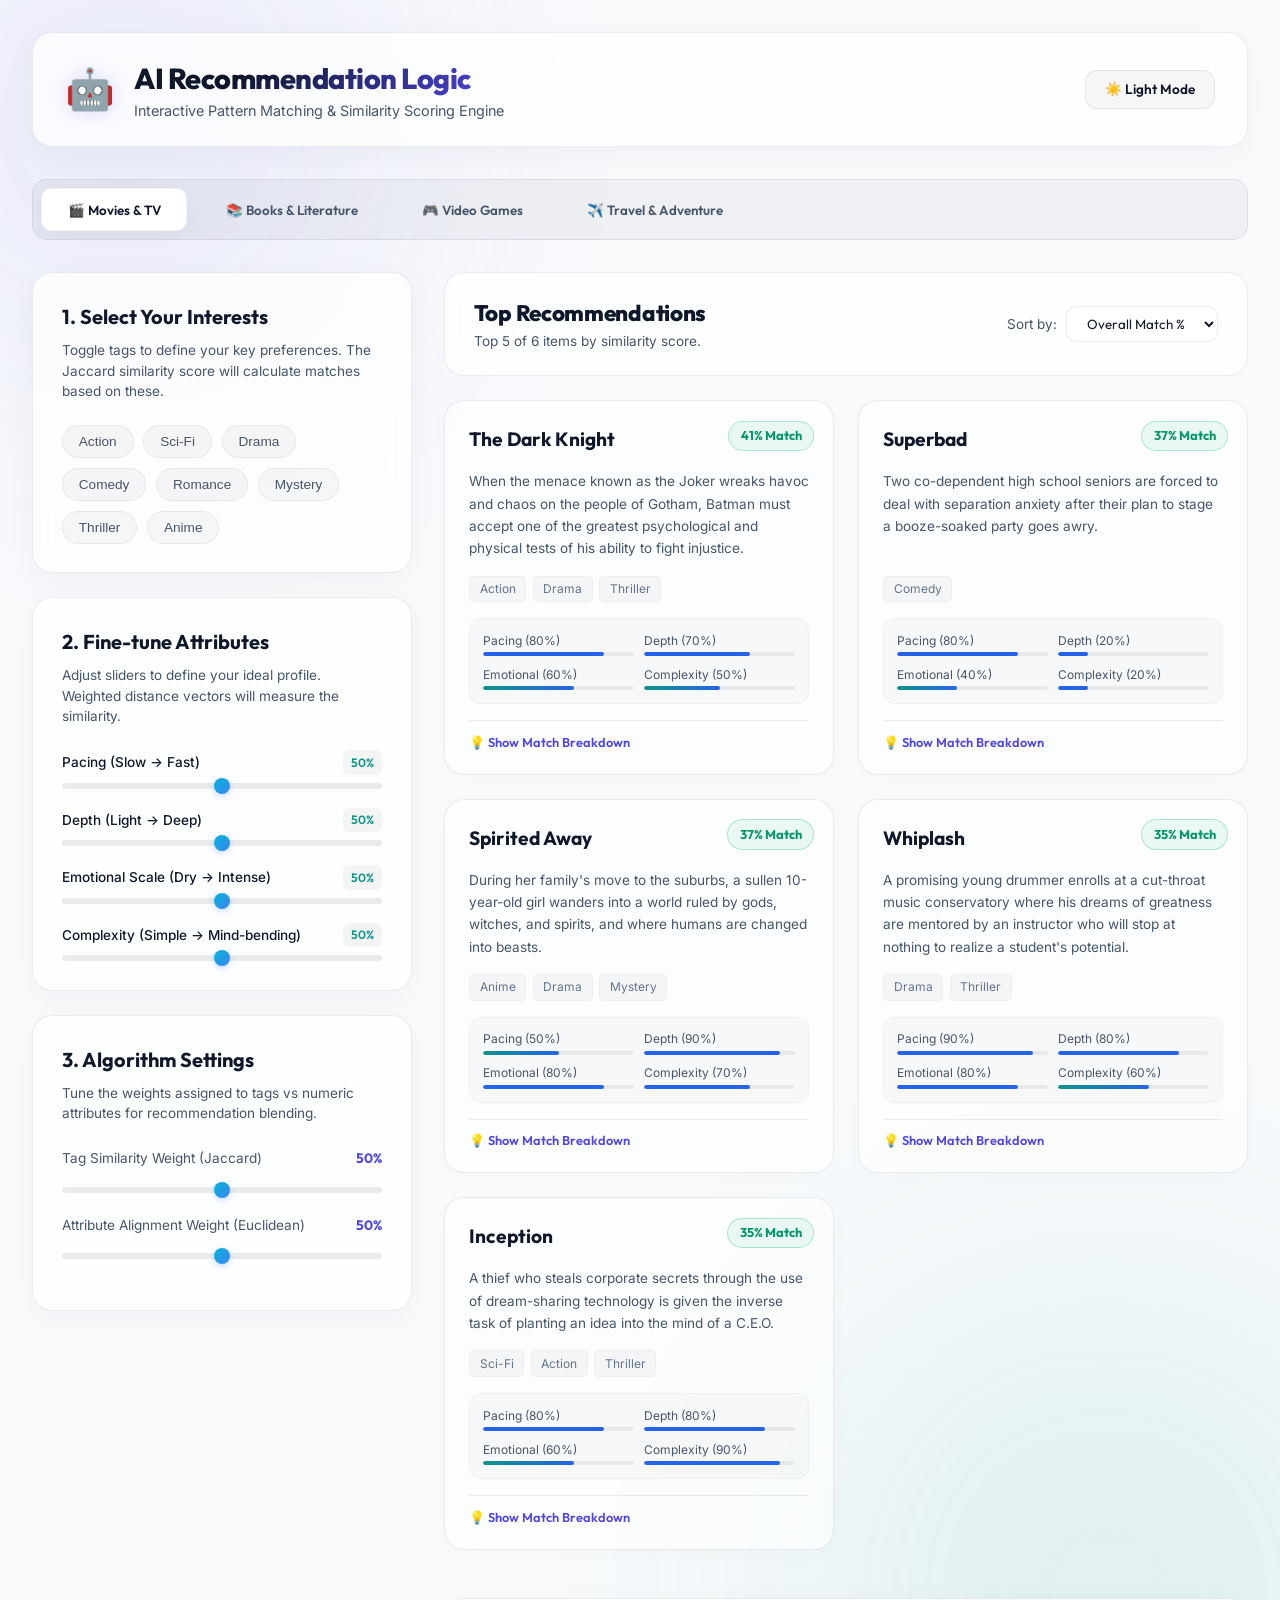
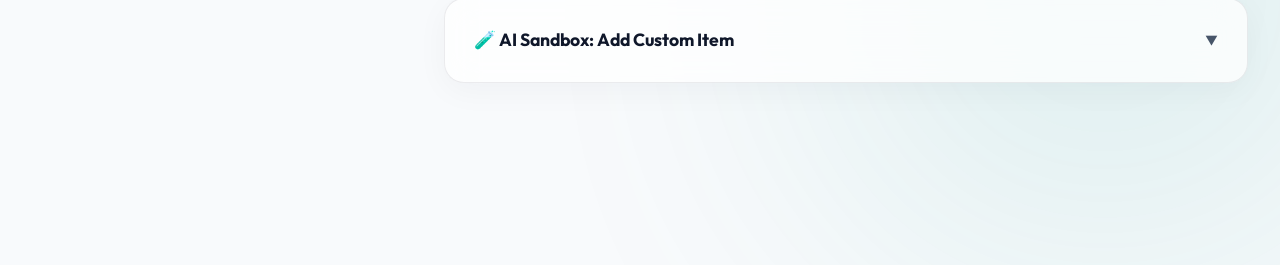
<file: AI Recommendation Logic/index.html>
<!DOCTYPE html>
<html lang="en">
<head>
  <meta charset="UTF-8">
  <meta name="viewport" content="width=device-width, initial-scale=1.0">
  <title>AI Recommendation Logic Playground</title>
  <link rel="preconnect" href="https://fonts.googleapis.com">
  <link rel="preconnect" href="https://fonts.gstatic.com" crossorigin>
  <link href="https://fonts.googleapis.com/css2?family=Inter:wght@300;400;500;600;700&family=Outfit:wght@400;600;700;800&display=swap" rel="stylesheet">
  <link rel="stylesheet" href="styles.css">
</head>
<body>
  <div class="glow glow-1"></div>
  <div class="glow glow-2"></div>

  <div class="app-container">
    <header class="app-header">
      <div class="header-logo">
        <span class="logo-icon">🤖</span>
        <div>
          <h1>AI Recommendation Logic</h1>
          <p class="subtitle">Interactive Pattern Matching &amp; Similarity Scoring Engine</p>
        </div>
      </div>
      <div class="header-controls">
        <button id="theme-toggle-btn" class="theme-toggle-btn" aria-label="Toggle Theme">
          <span class="toggle-sun">☀️ Light Mode</span>
          <span class="toggle-moon">🌙 Dark Mode</span>
        </button>
      </div>
    </header>

    <div class="tabs-container">
      <button class="tab-btn active" data-domain="movies">🎬 Movies &amp; TV</button>
      <button class="tab-btn" data-domain="books">📚 Books &amp; Literature</button>
      <button class="tab-btn" data-domain="games">🎮 Video Games</button>
      <button class="tab-btn" data-domain="travel">✈️ Travel &amp; Adventure</button>
    </div>

    <main class="main-layout">
      <section class="control-panel">
        <div class="panel-section">
          <h2>1. Select Your Interests</h2>
          <p class="section-desc">Toggle tags to define your key preferences. The Jaccard similarity score will calculate matches based on these.</p>
          <div id="tags-container" class="tags-grid"></div>
        </div>

        <div class="panel-section">
          <h2>2. Fine-tune Attributes</h2>
          <p class="section-desc">Adjust sliders to define your ideal profile. Weighted distance vectors will measure the similarity.</p>
          <div id="sliders-container" class="sliders-list"></div>
        </div>

        <div class="panel-section">
          <h2>3. Algorithm Settings</h2>
          <p class="section-desc">Tune the weights assigned to tags vs numeric attributes for recommendation blending.</p>
          <div class="weight-control">
            <div class="weight-label">
              <span>Tag Similarity Weight (Jaccard)</span>
              <span id="jaccard-weight-val">50%</span>
            </div>
            <input type="range" id="jaccard-weight" min="0" max="100" value="50" class="custom-slider">
          </div>
          <div class="weight-control">
            <div class="weight-label">
              <span>Attribute Alignment Weight (Euclidean)</span>
              <span id="euclidean-weight-val">50%</span>
            </div>
            <input type="range" id="euclidean-weight" min="0" max="100" value="50" class="custom-slider">
          </div>
        </div>
      </section>

      <section class="results-panel">
        <div class="results-header">
          <div>
            <h2>Top Recommendations</h2>
            <p class="section-desc" id="recommendation-count">Showing matches sorted by overall similarity score.</p>
          </div>
          <div class="sort-select-wrapper">
            <label for="sort-select">Sort by:</label>
            <select id="sort-select" class="custom-select">
              <option value="overall">Overall Match %</option>
              <option value="jaccard">Tag Similarity</option>
              <option value="distance">Attribute Match</option>
            </select>
          </div>
        </div>

        <div id="recommendations-grid" class="cards-grid"></div>

        <div class="sandbox-panel panel-section">
          <div class="sandbox-header" id="sandbox-toggle">
            <h3>🧪 AI Sandbox: Add Custom Item</h3>
            <span class="toggle-icon">▼</span>
          </div>
          <div id="sandbox-form-container" class="sandbox-content collapsed">
            <p class="section-desc">Input a new item to test the recommendation engine's ability to classify and recommend it dynamically.</p>
            <form id="custom-item-form">
              <div class="form-group">
                <label for="item-title">Title / Name</label>
                <input type="text" id="item-title" placeholder="e.g., Inception" required class="custom-input">
              </div>
              <div class="form-group">
                <label for="item-desc">Short Description</label>
                <textarea id="item-desc" placeholder="Brief details about this item..." required class="custom-input" rows="2"></textarea>
              </div>
              <div class="form-group">
                <label for="item-tags">Interest Tags (comma separated)</label>
                <input type="text" id="item-tags" placeholder="e.g., Sci-Fi, Mind-bending, Action" class="custom-input">
              </div>
              <div class="form-sliders-grid" id="sandbox-sliders"></div>
              <button type="submit" class="submit-btn">Add to Database &amp; Match</button>
            </form>
          </div>
        </div>
      </section>
    </main>
  </div>

  <script src="app.js"></script>
</body>
</html>
</file>
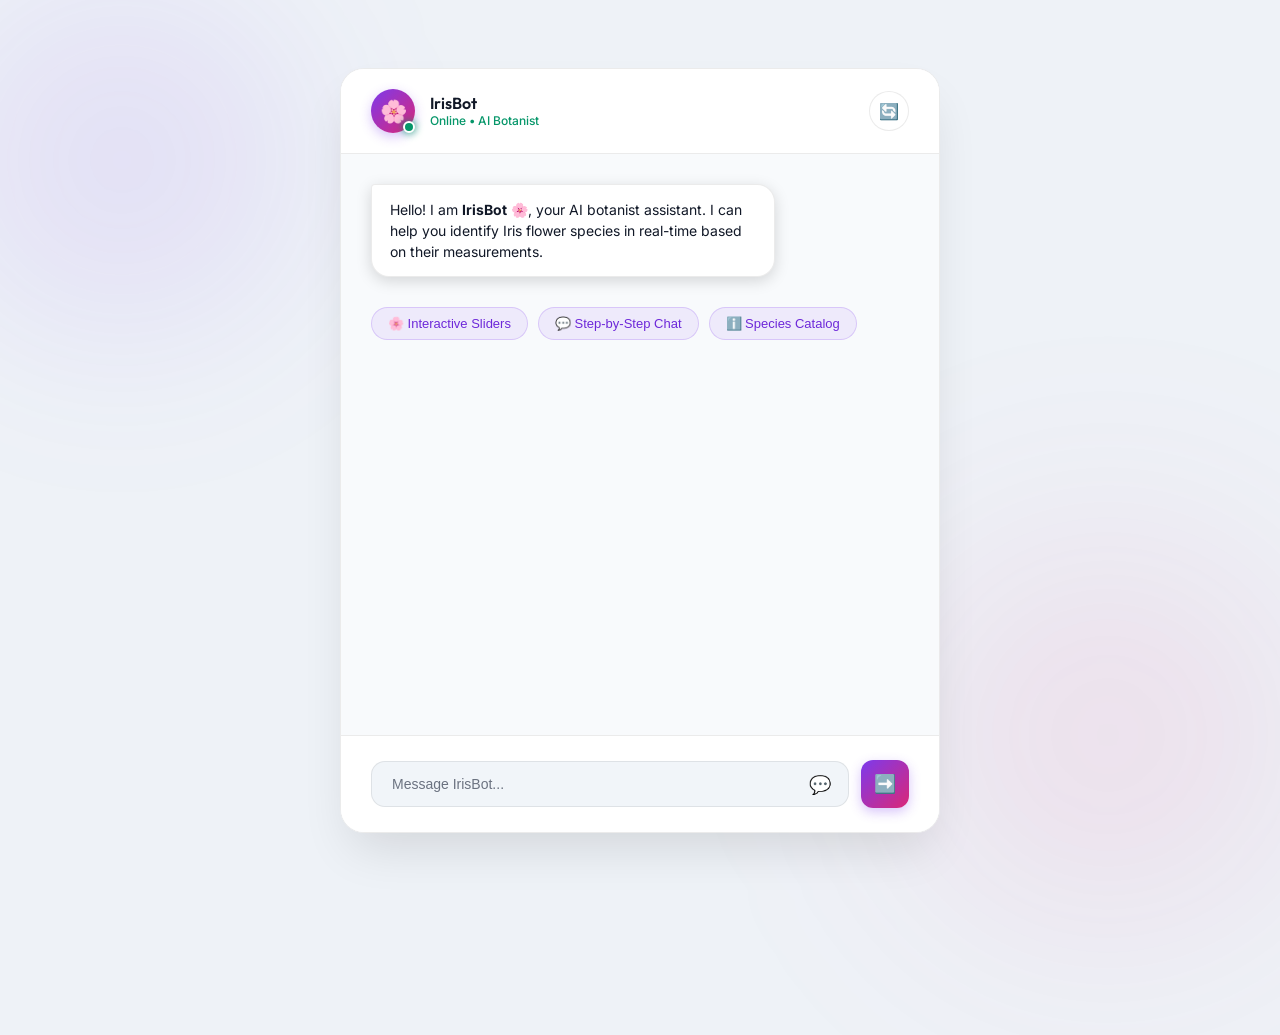
<file: data_classification/chatbot.html>
<!DOCTYPE html>
<html lang="en">
<head>
    <meta charset="UTF-8">
    <meta name="viewport" content="width=device-width, initial-scale=1.0">
    <title>IrisBot 🌸 - Premium Iris Flower Classifier</title>
    <!-- Google Fonts -->
    <link rel="preconnect" href="https://fonts.googleapis.com">
    <link rel="preconnect" href="https://fonts.gstatic.com" crossorigin>
    <link href="https://fonts.googleapis.com/css2?family=Inter:wght@300;400;500;600&family=Outfit:wght@400;500;600;700;800&display=swap" rel="stylesheet">
    <style>
        :root {
            --bg-color: #eef2f7;
            --primary: #7c3aed;
            --primary-glow: rgba(124, 58, 237, 0.14);
            --secondary: #db2777;
            --secondary-glow: rgba(219, 39, 119, 0.12);
            --accent: #059669;
            --accent-glow: rgba(5, 150, 105, 0.12);
            --glass-bg: rgba(255, 255, 255, 0.95);
            --glass-border: rgba(0, 0, 0, 0.08);
            --text-main: #111827;
            --text-muted: #6b7280;
            --bot-bubble: #ffffff;
            --user-bubble: linear-gradient(135deg, #6366f1, #a855f7);
            --surface-muted: #f8fafc;
            --header-bg: #ffffff;
            --input-bg: #f1f5f9;
            --font-outfit: 'Outfit', sans-serif;
            --font-inter: 'Inter', sans-serif;
        }

        * {
            margin: 0;
            padding: 0;
            box-sizing: border-box;
        }

        body {
            font-family: var(--font-inter);
            background-color: var(--bg-color);
            color: var(--text-main);
            min-height: 100vh;
            display: flex;
            align-items: center;
            justify-content: center;
            overflow: hidden;
            position: relative;
        }

        /* Radiant mesh background gradients */
        .bg-glow-1 {
            position: absolute;
            width: 500px;
            height: 500px;
            border-radius: 50%;
            background: radial-gradient(circle, var(--primary-glow) 0%, transparent 70%);
            top: -10%;
            left: -10%;
            z-index: 1;
            filter: blur(80px);
            animation: floatGlow 15s infinite alternate ease-in-out;
        }

        .bg-glow-2 {
            position: absolute;
            width: 600px;
            height: 600px;
            border-radius: 50%;
            background: radial-gradient(circle, var(--secondary-glow) 0%, transparent 70%);
            bottom: -15%;
            right: -10%;
            z-index: 1;
            filter: blur(100px);
            animation: floatGlow 20s infinite alternate-reverse ease-in-out;
        }

        @keyframes floatGlow {
            0% { transform: translate(0, 0) scale(1); }
            100% { transform: translate(50px, 30px) scale(1.1); }
        }

        /* App Container */
        .app-container {
            width: 100%;
            max-width: 600px;
            height: 85vh;
            max-height: 800px;
            border-radius: 24px;
            background: var(--glass-bg);
            backdrop-filter: blur(20px) saturate(180%);
            -webkit-backdrop-filter: blur(20px) saturate(180%);
            border: 1px solid var(--glass-border);
            z-index: 10;
            display: flex;
            box-shadow: 0 25px 50px -12px rgba(0, 0, 0, 0.12);
            overflow: hidden;
            transition: all 0.3s ease;
        }

        @media (max-width: 768px) {
            .app-container {
                height: 100vh;
                max-height: 100vh;
                border-radius: 0;
                border: none;
            }
        }


        /* Chat Panel */
        .chat-panel {
            flex: 1;
            display: flex;
            flex-direction: column;
            background: var(--surface-muted);
            height: 100%;
        }

        /* Chat Header */
        .chat-header {
            padding: 20px 30px;
            border-bottom: 1px solid var(--glass-border);
            display: flex;
            align-items: center;
            justify-content: space-between;
            background: var(--header-bg);
        }

        .bot-profile {
            display: flex;
            align-items: center;
            gap: 15px;
        }

        .bot-avatar {
            width: 44px;
            height: 44px;
            border-radius: 50%;
            background: linear-gradient(135deg, #7c3aed, #db2777);
            display: flex;
            align-items: center;
            justify-content: center;
            font-size: 22px;
            box-shadow: 0 4px 12px rgba(124, 58, 237, 0.3);
            position: relative;
        }

        .bot-status-dot {
            position: absolute;
            bottom: 0;
            right: 0;
            width: 12px;
            height: 12px;
            border-radius: 50%;
            background-color: var(--accent);
            border: 2px solid #ffffff;
            box-shadow: 0 0 8px var(--accent);
        }

        .bot-meta h2 {
            font-family: var(--font-outfit);
            font-size: 16px;
            font-weight: 600;
        }

        .bot-meta p {
            font-size: 12px;
            color: var(--accent);
            font-weight: 500;
        }

        .action-icon-btn {
            background: #ffffff;
            border: 1px solid var(--glass-border);
            color: var(--text-main);
            width: 40px;
            height: 40px;
            border-radius: 50%;
            display: flex;
            align-items: center;
            justify-content: center;
            cursor: pointer;
            transition: all 0.2s ease;
        }

        .action-icon-btn:hover {
            background: var(--input-bg);
            transform: scale(1.05);
        }

        /* Chat messages list */
        .chat-messages {
            flex: 1;
            padding: 30px;
            overflow-y: auto;
            display: flex;
            flex-direction: column;
            gap: 20px;
            scroll-behavior: smooth;
        }

        /* Scrollbar customization */
        .chat-messages::-webkit-scrollbar {
            width: 6px;
        }
        .chat-messages::-webkit-scrollbar-track {
            background: transparent;
        }
        .chat-messages::-webkit-scrollbar-thumb {
            background: rgba(0, 0, 0, 0.15);
            border-radius: 10px;
        }
        .chat-messages::-webkit-scrollbar-thumb:hover {
            background: rgba(0, 0, 0, 0.25);
        }


        .message-row {
            display: flex;
            width: 100%;
        }

        .message-row.bot {
            justify-content: flex-start;
        }

        .message-row.user {
            justify-content: flex-end;
        }

        .message-bubble {
            max-width: 75%;
            padding: 14px 18px;
            border-radius: 18px;
            font-size: 14px;
            line-height: 1.5;
            box-shadow: 0 4px 15px rgba(0, 0, 0, 0.15);
            animation: fadeInUp 0.3s ease forwards;
            opacity: 0;
            transform: translateY(15px);
        }

        @keyframes fadeInUp {
            to {
                opacity: 1;
                transform: translateY(0);
            }
        }

        .bot .message-bubble {
            background: var(--bot-bubble);
            border: 1px solid var(--glass-border);
            border-top-left-radius: 4px;
            color: var(--text-main);
        }

        .user .message-bubble {
            background: var(--user-bubble);
            border-top-right-radius: 4px;
            color: #ffffff;
        }

        /* Quick Action Chips */
        .chips-container {
            display: flex;
            flex-wrap: wrap;
            gap: 10px;
            margin-top: 10px;
            animation: fadeInUp 0.3s ease 0.1s forwards;
            opacity: 0;
        }

        .chip-btn {
            background: rgba(124, 58, 237, 0.08);
            border: 1px solid rgba(124, 58, 237, 0.2);
            color: #6d28d9;
            padding: 8px 16px;
            border-radius: 20px;
            font-size: 13px;
            font-weight: 500;
            cursor: pointer;
            transition: all 0.2s ease;
            display: flex;
            align-items: center;
            gap: 6px;
        }

        .chip-btn:hover {
            background: var(--primary);
            color: #ffffff;
            border-color: var(--primary);
            transform: translateY(-2px);
            box-shadow: 0 4px 12px var(--primary-glow);
        }

        /* Sliding Card Form */
        .slider-card {
            background: #ffffff;
            border: 1px solid var(--glass-border);
            border-radius: 20px;
            padding: 24px;
            width: 100%;
            max-width: 420px;
            margin-top: 12px;
            box-shadow: 0 10px 25px rgba(0, 0, 0, 0.08);
            animation: fadeInUp 0.4s cubic-bezier(0.16, 1, 0.3, 1) forwards;
        }

        .slider-title {
            font-family: var(--font-outfit);
            font-size: 16px;
            font-weight: 600;
            margin-bottom: 20px;
            color: var(--primary);
            display: flex;
            align-items: center;
            gap: 8px;
        }

        .slider-group {
            margin-bottom: 18px;
        }

        .slider-group:last-of-type {
            margin-bottom: 24px;
        }

        .slider-header {
            display: flex;
            justify-content: space-between;
            font-size: 13px;
            margin-bottom: 8px;
            color: var(--text-muted);
        }

        .slider-label {
            font-weight: 500;
            color: var(--text-main);
        }

        .slider-value {
            font-family: var(--font-outfit);
            font-weight: 600;
            color: var(--secondary);
            background: rgba(236, 72, 153, 0.1);
            padding: 2px 8px;
            border-radius: 6px;
            font-size: 12px;
        }

        input[type="range"] {
            -webkit-appearance: none;
            width: 100%;
            height: 6px;
            border-radius: 3px;
            background: #e2e8f0;
            outline: none;
            transition: all 0.2s ease;
        }

        input[type="range"]::-webkit-slider-thumb {
            -webkit-appearance: none;
            width: 18px;
            height: 18px;
            border-radius: 50%;
            background: linear-gradient(135deg, #a855f7, #ec4899);
            cursor: pointer;
            box-shadow: 0 0 8px rgba(168, 85, 247, 0.5);
            transition: all 0.2s ease;
        }

        input[type="range"]::-webkit-slider-thumb:hover {
            transform: scale(1.2);
            box-shadow: 0 0 12px rgba(168, 85, 247, 0.8);
        }

        .predict-btn {
            width: 100%;
            padding: 12px 20px;
            background: linear-gradient(135deg, #7c3aed, #db2777);
            border: none;
            border-radius: 12px;
            color: #ffffff;
            font-family: var(--font-outfit);
            font-size: 15px;
            font-weight: 600;
            cursor: pointer;
            transition: all 0.2s ease;
            box-shadow: 0 4px 15px rgba(124, 58, 237, 0.3);
            display: flex;
            align-items: center;
            justify-content: center;
            gap: 8px;
        }

        .predict-btn:hover {
            transform: translateY(-2px);
            box-shadow: 0 6px 20px rgba(124, 58, 237, 0.5);
        }

        /* Prediction Result Card */
        .result-card {
            border-radius: 20px;
            padding: 24px;
            width: 100%;
            max-width: 420px;
            margin-top: 15px;
            box-shadow: 0 12px 30px rgba(0, 0, 0, 0.1);
            animation: fadeInUp 0.4s cubic-bezier(0.16, 1, 0.3, 1) forwards;
            position: relative;
            overflow: hidden;
        }

        .result-card::before {
            content: '';
            position: absolute;
            top: -50%;
            left: -50%;
            width: 200%;
            height: 200%;
            background: radial-gradient(circle, rgba(255,255,255,0.6) 0%, transparent 60%);
            pointer-events: none;
        }

        .result-card.setosa {
            background: linear-gradient(135deg, rgba(99, 102, 241, 0.15), rgba(168, 85, 247, 0.15));
            border: 1px solid rgba(99, 102, 241, 0.3);
        }

        .result-card.versicolor {
            background: linear-gradient(135deg, rgba(236, 72, 153, 0.15), rgba(168, 85, 247, 0.15));
            border: 1px solid rgba(236, 72, 153, 0.3);
        }

        .result-card.virginica {
            background: linear-gradient(135deg, rgba(16, 185, 129, 0.15), rgba(99, 102, 241, 0.15));
            border: 1px solid rgba(16, 185, 129, 0.3);
        }

        .result-header {
            display: flex;
            align-items: center;
            justify-content: space-between;
            margin-bottom: 15px;
        }

        .result-species {
            font-family: var(--font-outfit);
            font-size: 20px;
            font-weight: 800;
            letter-spacing: 0.5px;
            text-transform: uppercase;
        }

        .setosa .result-species { color: #4f46e5; }
        .versicolor .result-species { color: #db2777; }
        .virginica .result-species { color: #059669; }

        .species-avatar {
            width: 48px;
            height: 48px;
            border-radius: 12px;
            display: flex;
            align-items: center;
            justify-content: center;
            font-size: 24px;
            box-shadow: 0 4px 10px rgba(0, 0, 0, 0.2);
        }

        .setosa .species-avatar { background: rgba(99, 102, 241, 0.2); border: 1px solid rgba(99, 102, 241, 0.3); }
        .versicolor .species-avatar { background: rgba(236, 72, 153, 0.2); border: 1px solid rgba(236, 72, 153, 0.3); }
        .virginica .species-avatar { background: rgba(16, 185, 129, 0.2); border: 1px solid rgba(16, 185, 129, 0.3); }

        .result-desc {
            font-size: 13.5px;
            line-height: 1.6;
            color: var(--text-muted);
            margin-bottom: 20px;
        }

        .result-metrics {
            border-top: 1px solid var(--glass-border);
            padding-top: 15px;
        }

        .metric-title {
            font-family: var(--font-outfit);
            font-size: 12px;
            text-transform: uppercase;
            letter-spacing: 0.5px;
            color: var(--text-muted);
            margin-bottom: 10px;
        }

        .metric-row {
            display: grid;
            grid-template-columns: repeat(2, 1fr);
            gap: 12px;
        }

        .metric-item {
            background: var(--surface-muted);
            border: 1px solid var(--glass-border);
            border-radius: 8px;
            padding: 8px 12px;
            font-size: 12px;
            color: var(--text-muted);
        }

        .metric-item strong {
            color: var(--text-main);
            font-weight: 500;
            display: block;
            margin-top: 2px;
        }

        /* Typing Indicator Bubble */
        .typing-indicator {
            display: flex;
            align-items: center;
            gap: 5px;
            padding: 10px 15px;
            background: var(--bot-bubble);
            border: 1px solid var(--glass-border);
            border-radius: 18px;
            border-top-left-radius: 4px;
            width: fit-content;
            animation: fadeInUp 0.2s ease forwards;
        }

        .typing-dot {
            width: 8px;
            height: 8px;
            border-radius: 50%;
            background: var(--text-muted);
            animation: typingBounce 1.4s infinite ease-in-out both;
        }

        .typing-dot:nth-child(1) { animation-delay: 0s; }
        .typing-dot:nth-child(2) { animation-delay: 0.2s; }
        .typing-dot:nth-child(3) { animation-delay: 0.4s; }

        @keyframes typingBounce {
            0%, 80%, 100% { transform: scale(0.6); opacity: 0.4; }
            40% { transform: scale(1); opacity: 1; }
        }

        /* Chat Input Section */
        .chat-input-area {
            padding: 24px 30px;
            border-top: 1px solid var(--glass-border);
            background: #ffffff;
            position: relative;
        }

        .chat-form {
            display: flex;
            align-items: center;
            gap: 12px;
            width: 100%;
        }

        .input-wrapper {
            position: relative;
            flex: 1;
        }

        .chat-input {
            width: 100%;
            padding: 14px 20px;
            padding-right: 50px;
            background: var(--input-bg);
            border: 1px solid var(--glass-border);
            border-radius: 14px;
            color: var(--text-main);
            font-size: 14px;
            outline: none;
            transition: all 0.2s ease;
        }

        .chat-input:focus {
            border-color: var(--primary);
            background: #ffffff;
            box-shadow: 0 0 0 3px rgba(124, 58, 237, 0.15);
        }

        .chat-input::placeholder {
            color: var(--text-muted);
        }

        .input-icon {
            position: absolute;
            right: 18px;
            top: 50%;
            transform: translateY(-50%);
            font-size: 18px;
            color: var(--text-muted);
            pointer-events: none;
        }

        .send-btn {
            width: 48px;
            height: 48px;
            border-radius: 12px;
            border: none;
            background: linear-gradient(135deg, #7c3aed, #db2777);
            color: #ffffff;
            font-size: 18px;
            display: flex;
            align-items: center;
            justify-content: center;
            cursor: pointer;
            transition: all 0.2s ease;
            box-shadow: 0 4px 12px rgba(124, 58, 237, 0.3);
        }

        .send-btn:hover {
            transform: scale(1.05) translateY(-1px);
            box-shadow: 0 6px 16px rgba(124, 58, 237, 0.5);
        }

        .send-btn:active {
            transform: scale(0.95);
        }
    </style>
</head>
<body>
    <div class="bg-glow-1"></div>
    <div class="bg-glow-2"></div>
    <div class="app-container">
        <!-- Main Chat Panel -->
        <main class="chat-panel">
            <!-- Header -->
            <header class="chat-header">
                <div class="bot-profile">
                    <div class="bot-avatar">
                        🌸
                        <div class="bot-status-dot"></div>
                    </div>
                    <div class="bot-meta">
                        <h2>IrisBot</h2>
                        <p>Online • AI Botanist</p>
                    </div>
                </div>
                <div class="action-icon-btn" onclick="resetChat()" title="Reset Conversation">
                    🔄
                </div>
            </header>

            <!-- Chat messages -->
            <div class="chat-messages" id="chatMessages">
                <!-- Greeting message will be inserted dynamically -->
            </div>

            <!-- Input area -->
            <div class="chat-input-area">
                <form class="chat-form" id="chatForm" onsubmit="handleFormSubmit(event)">
                    <div class="input-wrapper">
                        <input type="text" class="chat-input" id="chatInput" placeholder="Message IrisBot..." autocomplete="off">
                        <span class="input-icon">💬</span>
                    </div>
                    <button class="send-btn" type="submit" id="sendBtn">
                        ➡️
                    </button>
                </form>
            </div>
        </main>
    </div>

    <script>
        // The complete Iris dataset parsed dynamically from iris.csv
        const irisDataset = [
  {
    "sl": 5.1,
    "sw": 3.5,
    "pl": 1.4,
    "pw": 0.2,
    "sp": "setosa"
  },
  {
    "sl": 4.9,
    "sw": 3.0,
    "pl": 1.4,
    "pw": 0.2,
    "sp": "setosa"
  },
  {
    "sl": 4.7,
    "sw": 3.2,
    "pl": 1.3,
    "pw": 0.2,
    "sp": "setosa"
  },
  {
    "sl": 4.6,
    "sw": 3.1,
    "pl": 1.5,
    "pw": 0.2,
    "sp": "setosa"
  },
  {
    "sl": 5.0,
    "sw": 3.6,
    "pl": 1.4,
    "pw": 0.2,
    "sp": "setosa"
  },
  {
    "sl": 5.4,
    "sw": 3.9,
    "pl": 1.7,
    "pw": 0.4,
    "sp": "setosa"
  },
  {
    "sl": 4.6,
    "sw": 3.4,
    "pl": 1.4,
    "pw": 0.3,
    "sp": "setosa"
  },
  {
    "sl": 5.0,
    "sw": 3.4,
    "pl": 1.5,
    "pw": 0.2,
    "sp": "setosa"
  },
  {
    "sl": 4.4,
    "sw": 2.9,
    "pl": 1.4,
    "pw": 0.2,
    "sp": "setosa"
  },
  {
    "sl": 4.9,
    "sw": 3.1,
    "pl": 1.5,
    "pw": 0.1,
    "sp": "setosa"
  },
  {
    "sl": 5.4,
    "sw": 3.7,
    "pl": 1.5,
    "pw": 0.2,
    "sp": "setosa"
  },
  {
    "sl": 4.8,
    "sw": 3.4,
    "pl": 1.6,
    "pw": 0.2,
    "sp": "setosa"
  },
  {
    "sl": 4.8,
    "sw": 3.0,
    "pl": 1.4,
    "pw": 0.1,
    "sp": "setosa"
  },
  {
    "sl": 4.3,
    "sw": 3.0,
    "pl": 1.1,
    "pw": 0.1,
    "sp": "setosa"
  },
  {
    "sl": 5.8,
    "sw": 4.0,
    "pl": 1.2,
    "pw": 0.2,
    "sp": "setosa"
  },
  {
    "sl": 5.7,
    "sw": 4.4,
    "pl": 1.5,
    "pw": 0.4,
    "sp": "setosa"
  },
  {
    "sl": 5.4,
    "sw": 3.9,
    "pl": 1.3,
    "pw": 0.4,
    "sp": "setosa"
  },
  {
    "sl": 5.1,
    "sw": 3.5,
    "pl": 1.4,
    "pw": 0.3,
    "sp": "setosa"
  },
  {
    "sl": 5.7,
    "sw": 3.8,
    "pl": 1.7,
    "pw": 0.3,
    "sp": "setosa"
  },
  {
    "sl": 5.1,
    "sw": 3.8,
    "pl": 1.5,
    "pw": 0.3,
    "sp": "setosa"
  },
  {
    "sl": 5.4,
    "sw": 3.4,
    "pl": 1.7,
    "pw": 0.2,
    "sp": "setosa"
  },
  {
    "sl": 5.1,
    "sw": 3.7,
    "pl": 1.5,
    "pw": 0.4,
    "sp": "setosa"
  },
  {
    "sl": 4.6,
    "sw": 3.6,
    "pl": 1.0,
    "pw": 0.2,
    "sp": "setosa"
  },
  {
    "sl": 5.1,
    "sw": 3.3,
    "pl": 1.7,
    "pw": 0.5,
    "sp": "setosa"
  },
  {
    "sl": 4.8,
    "sw": 3.4,
    "pl": 1.9,
    "pw": 0.2,
    "sp": "setosa"
  },
  {
    "sl": 5.0,
    "sw": 3.0,
    "pl": 1.6,
    "pw": 0.2,
    "sp": "setosa"
  },
  {
    "sl": 5.0,
    "sw": 3.4,
    "pl": 1.6,
    "pw": 0.4,
    "sp": "setosa"
  },
  {
    "sl": 5.2,
    "sw": 3.5,
    "pl": 1.5,
    "pw": 0.2,
    "sp": "setosa"
  },
  {
    "sl": 5.2,
    "sw": 3.4,
    "pl": 1.4,
    "pw": 0.2,
    "sp": "setosa"
  },
  {
    "sl": 4.7,
    "sw": 3.2,
    "pl": 1.6,
    "pw": 0.2,
    "sp": "setosa"
  },
  {
    "sl": 4.8,
    "sw": 3.1,
    "pl": 1.6,
    "pw": 0.2,
    "sp": "setosa"
  },
  {
    "sl": 5.4,
    "sw": 3.4,
    "pl": 1.5,
    "pw": 0.4,
    "sp": "setosa"
  },
  {
    "sl": 5.2,
    "sw": 4.1,
    "pl": 1.5,
    "pw": 0.1,
    "sp": "setosa"
  },
  {
    "sl": 5.5,
    "sw": 4.2,
    "pl": 1.4,
    "pw": 0.2,
    "sp": "setosa"
  },
  {
    "sl": 4.9,
    "sw": 3.1,
    "pl": 1.5,
    "pw": 0.2,
    "sp": "setosa"
  },
  {
    "sl": 5.0,
    "sw": 3.2,
    "pl": 1.2,
    "pw": 0.2,
    "sp": "setosa"
  },
  {
    "sl": 5.5,
    "sw": 3.5,
    "pl": 1.3,
    "pw": 0.2,
    "sp": "setosa"
  },
  {
    "sl": 4.9,
    "sw": 3.6,
    "pl": 1.4,
    "pw": 0.1,
    "sp": "setosa"
  },
  {
    "sl": 4.4,
    "sw": 3.0,
    "pl": 1.3,
    "pw": 0.2,
    "sp": "setosa"
  },
  {
    "sl": 5.1,
    "sw": 3.4,
    "pl": 1.5,
    "pw": 0.2,
    "sp": "setosa"
  },
  {
    "sl": 5.0,
    "sw": 3.5,
    "pl": 1.3,
    "pw": 0.3,
    "sp": "setosa"
  },
  {
    "sl": 4.5,
    "sw": 2.3,
    "pl": 1.3,
    "pw": 0.3,
    "sp": "setosa"
  },
  {
    "sl": 4.4,
    "sw": 3.2,
    "pl": 1.3,
    "pw": 0.2,
    "sp": "setosa"
  },
  {
    "sl": 5.0,
    "sw": 3.5,
    "pl": 1.6,
    "pw": 0.6,
    "sp": "setosa"
  },
  {
    "sl": 5.1,
    "sw": 3.8,
    "pl": 1.9,
    "pw": 0.4,
    "sp": "setosa"
  },
  {
    "sl": 4.8,
    "sw": 3.0,
    "pl": 1.4,
    "pw": 0.3,
    "sp": "setosa"
  },
  {
    "sl": 5.1,
    "sw": 3.8,
    "pl": 1.6,
    "pw": 0.2,
    "sp": "setosa"
  },
  {
    "sl": 4.6,
    "sw": 3.2,
    "pl": 1.4,
    "pw": 0.2,
    "sp": "setosa"
  },
  {
    "sl": 5.3,
    "sw": 3.7,
    "pl": 1.5,
    "pw": 0.2,
    "sp": "setosa"
  },
  {
    "sl": 5.0,
    "sw": 3.3,
    "pl": 1.4,
    "pw": 0.2,
    "sp": "setosa"
  },
  {
    "sl": 7.0,
    "sw": 3.2,
    "pl": 4.7,
    "pw": 1.4,
    "sp": "versicolor"
  },
  {
    "sl": 6.4,
    "sw": 3.2,
    "pl": 4.5,
    "pw": 1.5,
    "sp": "versicolor"
  },
  {
    "sl": 6.9,
    "sw": 3.1,
    "pl": 4.9,
    "pw": 1.5,
    "sp": "versicolor"
  },
  {
    "sl": 5.5,
    "sw": 2.3,
    "pl": 4.0,
    "pw": 1.3,
    "sp": "versicolor"
  },
  {
    "sl": 6.5,
    "sw": 2.8,
    "pl": 4.6,
    "pw": 1.5,
    "sp": "versicolor"
  },
  {
    "sl": 5.7,
    "sw": 2.8,
    "pl": 4.5,
    "pw": 1.3,
    "sp": "versicolor"
  },
  {
    "sl": 6.3,
    "sw": 3.3,
    "pl": 4.7,
    "pw": 1.6,
    "sp": "versicolor"
  },
  {
    "sl": 4.9,
    "sw": 2.4,
    "pl": 3.3,
    "pw": 1.0,
    "sp": "versicolor"
  },
  {
    "sl": 6.6,
    "sw": 2.9,
    "pl": 4.6,
    "pw": 1.3,
    "sp": "versicolor"
  },
  {
    "sl": 5.2,
    "sw": 2.7,
    "pl": 3.9,
    "pw": 1.4,
    "sp": "versicolor"
  },
  {
    "sl": 5.0,
    "sw": 2.0,
    "pl": 3.5,
    "pw": 1.0,
    "sp": "versicolor"
  },
  {
    "sl": 5.9,
    "sw": 3.0,
    "pl": 4.2,
    "pw": 1.5,
    "sp": "versicolor"
  },
  {
    "sl": 6.0,
    "sw": 2.2,
    "pl": 4.0,
    "pw": 1.0,
    "sp": "versicolor"
  },
  {
    "sl": 6.1,
    "sw": 2.9,
    "pl": 4.7,
    "pw": 1.4,
    "sp": "versicolor"
  },
  {
    "sl": 5.6,
    "sw": 2.9,
    "pl": 3.6,
    "pw": 1.3,
    "sp": "versicolor"
  },
  {
    "sl": 6.7,
    "sw": 3.1,
    "pl": 4.4,
    "pw": 1.4,
    "sp": "versicolor"
  },
  {
    "sl": 5.6,
    "sw": 3.0,
    "pl": 4.5,
    "pw": 1.5,
    "sp": "versicolor"
  },
  {
    "sl": 5.8,
    "sw": 2.7,
    "pl": 4.1,
    "pw": 1.0,
    "sp": "versicolor"
  },
  {
    "sl": 6.2,
    "sw": 2.2,
    "pl": 4.5,
    "pw": 1.5,
    "sp": "versicolor"
  },
  {
    "sl": 5.6,
    "sw": 2.5,
    "pl": 3.9,
    "pw": 1.1,
    "sp": "versicolor"
  },
  {
    "sl": 5.9,
    "sw": 3.2,
    "pl": 4.8,
    "pw": 1.8,
    "sp": "versicolor"
  },
  {
    "sl": 6.1,
    "sw": 2.8,
    "pl": 4.0,
    "pw": 1.3,
    "sp": "versicolor"
  },
  {
    "sl": 6.3,
    "sw": 2.5,
    "pl": 4.9,
    "pw": 1.5,
    "sp": "versicolor"
  },
  {
    "sl": 6.1,
    "sw": 2.8,
    "pl": 4.7,
    "pw": 1.2,
    "sp": "versicolor"
  },
  {
    "sl": 6.4,
    "sw": 2.9,
    "pl": 4.3,
    "pw": 1.3,
    "sp": "versicolor"
  },
  {
    "sl": 6.6,
    "sw": 3.0,
    "pl": 4.4,
    "pw": 1.4,
    "sp": "versicolor"
  },
  {
    "sl": 6.8,
    "sw": 2.8,
    "pl": 4.8,
    "pw": 1.4,
    "sp": "versicolor"
  },
  {
    "sl": 6.7,
    "sw": 3.0,
    "pl": 5.0,
    "pw": 1.7,
    "sp": "versicolor"
  },
  {
    "sl": 6.0,
    "sw": 2.9,
    "pl": 4.5,
    "pw": 1.5,
    "sp": "versicolor"
  },
  {
    "sl": 5.7,
    "sw": 2.6,
    "pl": 3.5,
    "pw": 1.0,
    "sp": "versicolor"
  },
  {
    "sl": 5.5,
    "sw": 2.4,
    "pl": 3.8,
    "pw": 1.1,
    "sp": "versicolor"
  },
  {
    "sl": 5.5,
    "sw": 2.4,
    "pl": 3.7,
    "pw": 1.0,
    "sp": "versicolor"
  },
  {
    "sl": 5.8,
    "sw": 2.7,
    "pl": 3.9,
    "pw": 1.2,
    "sp": "versicolor"
  },
  {
    "sl": 6.0,
    "sw": 2.7,
    "pl": 5.1,
    "pw": 1.6,
    "sp": "versicolor"
  },
  {
    "sl": 5.4,
    "sw": 3.0,
    "pl": 4.5,
    "pw": 1.5,
    "sp": "versicolor"
  },
  {
    "sl": 6.0,
    "sw": 3.4,
    "pl": 4.5,
    "pw": 1.6,
    "sp": "versicolor"
  },
  {
    "sl": 6.7,
    "sw": 3.1,
    "pl": 4.7,
    "pw": 1.5,
    "sp": "versicolor"
  },
  {
    "sl": 6.3,
    "sw": 2.3,
    "pl": 4.4,
    "pw": 1.3,
    "sp": "versicolor"
  },
  {
    "sl": 5.6,
    "sw": 3.0,
    "pl": 4.1,
    "pw": 1.3,
    "sp": "versicolor"
  },
  {
    "sl": 5.5,
    "sw": 2.5,
    "pl": 4.0,
    "pw": 1.3,
    "sp": "versicolor"
  },
  {
    "sl": 5.5,
    "sw": 2.6,
    "pl": 4.4,
    "pw": 1.2,
    "sp": "versicolor"
  },
  {
    "sl": 6.1,
    "sw": 3.0,
    "pl": 4.6,
    "pw": 1.4,
    "sp": "versicolor"
  },
  {
    "sl": 5.8,
    "sw": 2.6,
    "pl": 4.0,
    "pw": 1.2,
    "sp": "versicolor"
  },
  {
    "sl": 5.0,
    "sw": 2.3,
    "pl": 3.3,
    "pw": 1.0,
    "sp": "versicolor"
  },
  {
    "sl": 5.6,
    "sw": 2.7,
    "pl": 4.2,
    "pw": 1.3,
    "sp": "versicolor"
  },
  {
    "sl": 5.7,
    "sw": 3.0,
    "pl": 4.2,
    "pw": 1.2,
    "sp": "versicolor"
  },
  {
    "sl": 5.7,
    "sw": 2.9,
    "pl": 4.2,
    "pw": 1.3,
    "sp": "versicolor"
  },
  {
    "sl": 6.2,
    "sw": 2.9,
    "pl": 4.3,
    "pw": 1.3,
    "sp": "versicolor"
  },
  {
    "sl": 5.1,
    "sw": 2.5,
    "pl": 3.0,
    "pw": 1.1,
    "sp": "versicolor"
  },
  {
    "sl": 5.7,
    "sw": 2.8,
    "pl": 4.1,
    "pw": 1.3,
    "sp": "versicolor"
  },
  {
    "sl": 6.3,
    "sw": 3.3,
    "pl": 6.0,
    "pw": 2.5,
    "sp": "virginica"
  },
  {
    "sl": 5.8,
    "sw": 2.7,
    "pl": 5.1,
    "pw": 1.9,
    "sp": "virginica"
  },
  {
    "sl": 7.1,
    "sw": 3.0,
    "pl": 5.9,
    "pw": 2.1,
    "sp": "virginica"
  },
  {
    "sl": 6.3,
    "sw": 2.9,
    "pl": 5.6,
    "pw": 1.8,
    "sp": "virginica"
  },
  {
    "sl": 6.5,
    "sw": 3.0,
    "pl": 5.8,
    "pw": 2.2,
    "sp": "virginica"
  },
  {
    "sl": 7.6,
    "sw": 3.0,
    "pl": 6.6,
    "pw": 2.1,
    "sp": "virginica"
  },
  {
    "sl": 4.9,
    "sw": 2.5,
    "pl": 4.5,
    "pw": 1.7,
    "sp": "virginica"
  },
  {
    "sl": 7.3,
    "sw": 2.9,
    "pl": 6.3,
    "pw": 1.8,
    "sp": "virginica"
  },
  {
    "sl": 6.7,
    "sw": 2.5,
    "pl": 5.8,
    "pw": 1.8,
    "sp": "virginica"
  },
  {
    "sl": 7.2,
    "sw": 3.6,
    "pl": 6.1,
    "pw": 2.5,
    "sp": "virginica"
  },
  {
    "sl": 6.5,
    "sw": 3.2,
    "pl": 5.1,
    "pw": 2.0,
    "sp": "virginica"
  },
  {
    "sl": 6.4,
    "sw": 2.7,
    "pl": 5.3,
    "pw": 1.9,
    "sp": "virginica"
  },
  {
    "sl": 6.8,
    "sw": 3.0,
    "pl": 5.5,
    "pw": 2.1,
    "sp": "virginica"
  },
  {
    "sl": 5.7,
    "sw": 2.5,
    "pl": 5.0,
    "pw": 2.0,
    "sp": "virginica"
  },
  {
    "sl": 5.8,
    "sw": 2.8,
    "pl": 5.1,
    "pw": 2.4,
    "sp": "virginica"
  },
  {
    "sl": 6.4,
    "sw": 3.2,
    "pl": 5.3,
    "pw": 2.3,
    "sp": "virginica"
  },
  {
    "sl": 6.5,
    "sw": 3.0,
    "pl": 5.5,
    "pw": 1.8,
    "sp": "virginica"
  },
  {
    "sl": 7.7,
    "sw": 3.8,
    "pl": 6.7,
    "pw": 2.2,
    "sp": "virginica"
  },
  {
    "sl": 7.7,
    "sw": 2.6,
    "pl": 6.9,
    "pw": 2.3,
    "sp": "virginica"
  },
  {
    "sl": 6.0,
    "sw": 2.2,
    "pl": 5.0,
    "pw": 1.5,
    "sp": "virginica"
  },
  {
    "sl": 6.9,
    "sw": 3.2,
    "pl": 5.7,
    "pw": 2.3,
    "sp": "virginica"
  },
  {
    "sl": 5.6,
    "sw": 2.8,
    "pl": 4.9,
    "pw": 2.0,
    "sp": "virginica"
  },
  {
    "sl": 7.7,
    "sw": 2.8,
    "pl": 6.7,
    "pw": 2.0,
    "sp": "virginica"
  },
  {
    "sl": 6.3,
    "sw": 2.7,
    "pl": 4.9,
    "pw": 1.8,
    "sp": "virginica"
  },
  {
    "sl": 6.7,
    "sw": 3.3,
    "pl": 5.7,
    "pw": 2.1,
    "sp": "virginica"
  },
  {
    "sl": 7.2,
    "sw": 3.2,
    "pl": 6.0,
    "pw": 1.8,
    "sp": "virginica"
  },
  {
    "sl": 6.2,
    "sw": 2.8,
    "pl": 4.8,
    "pw": 1.8,
    "sp": "virginica"
  },
  {
    "sl": 6.1,
    "sw": 3.0,
    "pl": 4.9,
    "pw": 1.8,
    "sp": "virginica"
  },
  {
    "sl": 6.4,
    "sw": 2.8,
    "pl": 5.6,
    "pw": 2.1,
    "sp": "virginica"
  },
  {
    "sl": 7.2,
    "sw": 3.0,
    "pl": 5.8,
    "pw": 1.6,
    "sp": "virginica"
  },
  {
    "sl": 7.4,
    "sw": 2.8,
    "pl": 6.1,
    "pw": 1.9,
    "sp": "virginica"
  },
  {
    "sl": 7.9,
    "sw": 3.8,
    "pl": 6.4,
    "pw": 2.0,
    "sp": "virginica"
  },
  {
    "sl": 6.4,
    "sw": 2.8,
    "pl": 5.6,
    "pw": 2.2,
    "sp": "virginica"
  },
  {
    "sl": 6.3,
    "sw": 2.8,
    "pl": 5.1,
    "pw": 1.5,
    "sp": "virginica"
  },
  {
    "sl": 6.1,
    "sw": 2.6,
    "pl": 5.6,
    "pw": 1.4,
    "sp": "virginica"
  },
  {
    "sl": 7.7,
    "sw": 3.0,
    "pl": 6.1,
    "pw": 2.3,
    "sp": "virginica"
  },
  {
    "sl": 6.3,
    "sw": 3.4,
    "pl": 5.6,
    "pw": 2.4,
    "sp": "virginica"
  },
  {
    "sl": 6.4,
    "sw": 3.1,
    "pl": 5.5,
    "pw": 1.8,
    "sp": "virginica"
  },
  {
    "sl": 6.0,
    "sw": 3.0,
    "pl": 4.8,
    "pw": 1.8,
    "sp": "virginica"
  },
  {
    "sl": 6.9,
    "sw": 3.1,
    "pl": 5.4,
    "pw": 2.1,
    "sp": "virginica"
  },
  {
    "sl": 6.7,
    "sw": 3.1,
    "pl": 5.6,
    "pw": 2.4,
    "sp": "virginica"
  },
  {
    "sl": 6.9,
    "sw": 3.1,
    "pl": 5.1,
    "pw": 2.3,
    "sp": "virginica"
  },
  {
    "sl": 5.8,
    "sw": 2.7,
    "pl": 5.1,
    "pw": 1.9,
    "sp": "virginica"
  },
  {
    "sl": 6.8,
    "sw": 3.2,
    "pl": 5.9,
    "pw": 2.3,
    "sp": "virginica"
  },
  {
    "sl": 6.7,
    "sw": 3.3,
    "pl": 5.7,
    "pw": 2.5,
    "sp": "virginica"
  },
  {
    "sl": 6.7,
    "sw": 3.0,
    "pl": 5.2,
    "pw": 2.3,
    "sp": "virginica"
  },
  {
    "sl": 6.3,
    "sw": 2.5,
    "pl": 5.0,
    "pw": 1.9,
    "sp": "virginica"
  },
  {
    "sl": 6.5,
    "sw": 3.0,
    "pl": 5.2,
    "pw": 2.0,
    "sp": "virginica"
  },
  {
    "sl": 6.2,
    "sw": 3.4,
    "pl": 5.4,
    "pw": 2.3,
    "sp": "virginica"
  },
  {
    "sl": 5.9,
    "sw": 3.0,
    "pl": 5.1,
    "pw": 1.8,
    "sp": "virginica"
  }
];

        // State management for step-by-step chatbot classification
        const STATE_CHAT = "chat";
        const STATE_ASK_SL = "ask_sl";
        const STATE_ASK_SW = "ask_sw";
        const STATE_ASK_PL = "ask_pl";
        const STATE_ASK_PW = "ask_pw";

        let currentConversationState = STATE_CHAT;
        let flowMeasurements = {
            sl: null,
            sw: null,
            pl: null,
            pw: null
        };

        // Botanist descriptive text for the result cards
        const speciesDetails = {
            setosa: {
                title: "Iris Setosa",
                emoji: "💐",
                desc: "Known as the wild flag iris, Setosa has exceptionally small petals relative to its large sepals. It is native to the Arctic and sub-Arctic regions of North America and East Asia, thriving in marshy areas.",
                sl: "4.3 - 5.8 cm",
                sw: "2.3 - 4.4 cm",
                pl: "1.0 - 1.9 cm",
                pw: "0.1 - 0.6 cm"
            },
            versicolor: {
                title: "Iris Versicolor",
                emoji: "🌺",
                desc: "Commonly known as the blue flag, Versicolor is the official state flower of Maine. It exhibits beautifully balanced measurements and is native to marshes, fens, and wet meadows of Eastern North America.",
                sl: "4.9 - 7.0 cm",
                sw: "2.0 - 3.4 cm",
                pl: "3.0 - 5.1 cm",
                pw: "1.0 - 1.8 cm"
            },
            virginica: {
                title: "Iris Virginica",
                emoji: "🌻",
                desc: "The Virginia iris has robust, broad petals and thick foliage. It is native to the coastal plains of the southeastern United States, showcasing the largest overall petal lengths and widths in the Iris family.",
                sl: "4.9 - 7.9 cm",
                sw: "2.2 - 3.8 cm",
                pl: "4.5 - 6.9 cm",
                pw: "1.4 - 2.5 cm"
            }
        };

        // Initialize Chat on Page Load
        window.addEventListener("DOMContentLoaded", () => {
            addBotMessage("Hello! I am **IrisBot** 🌸, your AI botanist assistant. I can help you identify Iris flower species in real-time based on their measurements.");
            showWelcomeOptions();
        });

        function showWelcomeOptions() {
            addBotOptions([
                { text: "🌸 Interactive Sliders", action: "open_sliders" },
                { text: "💬 Step-by-Step Chat", action: "start_chat_flow" },
                { text: "ℹ️ Species Catalog", action: "explain_species" }
            ]);
        }

        // Main chatbot responses routing
        function handleUserMessage(text) {
            const query = text.trim().toLowerCase();
            
            // If in active step-by-step measurement prompt state
            if (currentConversationState !== STATE_CHAT) {
                handleStepByStepFlow(query);
                return;
            }

            // Normal conversation handling
            if (query.includes("slider") || query.includes("panel") || query.includes("interactive")) {
                openSlidersForm();
            } else if (query.includes("step") || query.includes("chat") || query.includes("measure")) {
                startStepByStepFlow();
            } else if (query.includes("how") || query.includes("knn") || query.includes("model") || query.includes("accuracy")) {
                addBotMessage("I am programmed to analyze the physical measurements of a flower (sepal and petal dimensions) and identify its species instantly.");
                showWelcomeOptions();
            } else if (query.includes("catalog") || query.includes("species") || query.includes("flower") || query.includes("setosa") || query.includes("versicolor") || query.includes("virginica")) {
                explainSpecies();
            } else if (query.includes("hi") || query.includes("hello") || query.includes("hey")) {
                addBotMessage("Hi there! How can I help you identify Iris flowers today? Feel free to start a prediction!");
                showWelcomeOptions();
            } else {
                addBotMessage("I'm not sure how to answer that directly. Would you like to classify a flower using our interactive form or step-by-step chat?");
                showWelcomeOptions();
            }
        }

        // Reset conversation helper
        function resetChat() {
            const messagesContainer = document.getElementById("chatMessages");
            messagesContainer.innerHTML = "";
            currentConversationState = STATE_CHAT;
            flowMeasurements = { sl: null, sw: null, pl: null, pw: null };
            addBotMessage("Conversation reset! What would you like to do next?");
            showWelcomeOptions();
        }

        // Core KNN Engine implemented in JS
        function predictKNN(sl, sw, pl, pw, k = 5) {
            const distances = [];
            for (let i = 0; i < irisDataset.length; i++) {
                const point = irisDataset[i];
                // Euclidean distance calculation
                const dist = Math.sqrt(
                    Math.pow(point.sl - sl, 2) +
                    Math.pow(point.sw - sw, 2) +
                    Math.pow(point.pl - pl, 2) +
                    Math.pow(point.pw - pw, 2)
                );
                distances.push({ dist: dist, species: point.sp });
            }

            // Sort ascending by distance
            distances.sort((a, b) => a.dist - b.dist);

            // Fetch nearest K neighbors
            const neighbors = distances.slice(0, k);

            // Perform majority vote
            const votes = {};
            neighbors.forEach(n => {
                votes[n.species] = (votes[n.species] || 0) + 1;
            });

            let winner = "";
            let maxVotes = -1;
            for (const sp in votes) {
                if (votes[sp] > maxVotes) {
                    maxVotes = votes[sp];
                    winner = sp;
                }
            }

            return {
                species: winner,
                confidence: ((votes[winner] / k) * 100).toFixed(0),
                neighbors: neighbors
            };
        }

        // Display beautiful prediction card
        function displayPredictionResult(sl, sw, pl, pw) {
            showTypingIndicator();
            setTimeout(() => {
                removeTypingIndicator();
                const res = predictKNN(sl, sw, pl, pw);
                const info = speciesDetails[res.species];

                const cardHtml = `
                    <div class="result-card ${res.species}">
                        <div class="result-header">
                            <div>
                                <span class="result-species">${info.title}</span>
                                <div style="font-size: 11px; color: var(--text-muted); margin-top: 4px;">Predicted Species</div>
                            </div>
                            <div class="species-avatar">${info.emoji}</div>
                        </div>
                        <p class="result-desc">${info.desc}</p>
                        <div class="result-metrics">
                            <div class="metric-title">Input Dimensions & Reference Ranges</div>
                            <div class="metric-row">
                                <div class="metric-item">
                                    Sepal Length: <strong>${sl.toFixed(1)} cm</strong>
                                    <span style="font-size:10px; color: #6b7280;">Ref: ${info.sl}</span>
                                </div>
                                <div class="metric-item">
                                    Sepal Width: <strong>${sw.toFixed(1)} cm</strong>
                                    <span style="font-size:10px; color: #6b7280;">Ref: ${info.sw}</span>
                                </div>
                                <div class="metric-item">
                                    Petal Length: <strong>${pl.toFixed(1)} cm</strong>
                                    <span style="font-size:10px; color: #6b7280;">Ref: ${info.pl}</span>
                                </div>
                                <div class="metric-item">
                                    Petal Width: <strong>${pw.toFixed(1)} cm</strong>
                                    <span style="font-size:10px; color: #6b7280;">Ref: ${info.pw}</span>
                                </div>
                            </div>
                        </div>
                    </div>
                `;

                const row = document.createElement("div");
                row.className = "message-row bot";
                row.innerHTML = cardHtml;
                
                const container = document.getElementById("chatMessages");
                container.appendChild(row);
                scrollToBottom();

                setTimeout(() => {
                    addBotMessage("Would you like to perform another prediction?");
                    showWelcomeOptions();
                }, 1000);
            }, 1200);
        }

        // Interactive Sliders Form Generator
        function openSlidersForm() {
            addBotMessage("Here is the visual classification panel. Adjust the sliders below to your flower's measurements and tap Predict!");
            
            const formId = "slider_form_" + Date.now();
            const formHtml = `
                <div class="slider-card" id="${formId}">
                    <div class="slider-title">
                        <span>🌸</span> Flower Dimension Panel
                    </div>
                    
                    <div class="slider-group">
                        <div class="slider-header">
                            <span class="slider-label">Sepal Length</span>
                            <span class="slider-value" id="val_sl">5.8 cm</span>
                        </div>
                        <input type="range" id="input_sl" min="4.0" max="8.0" step="0.1" value="5.8" oninput="updateSliderVal('sl', this.value)">
                    </div>

                    <div class="slider-group">
                        <div class="slider-header">
                            <span class="slider-label">Sepal Width</span>
                            <span class="slider-value" id="val_sw">3.0 cm</span>
                        </div>
                        <input type="range" id="input_sw" min="2.0" max="4.5" step="0.1" value="3.0" oninput="updateSliderVal('sw', this.value)">
                    </div>

                    <div class="slider-group">
                        <div class="slider-header">
                            <span class="slider-label">Petal Length</span>
                            <span class="slider-value" id="val_pl">4.3 cm</span>
                        </div>
                        <input type="range" id="input_pl" min="1.0" max="7.0" step="0.1" value="4.3" oninput="updateSliderVal('pl', this.value)">
                    </div>

                    <div class="slider-group">
                        <div class="slider-header">
                            <span class="slider-label">Petal Width</span>
                            <span class="slider-value" id="val_pw">1.3 cm</span>
                        </div>
                        <input type="range" id="input_pw" min="0.1" max="2.5" step="0.1" value="1.3" oninput="updateSliderVal('pw', this.value)">
                    </div>

                    <button class="predict-btn" onclick="submitSliders('${formId}')">
                        Predict Species 🌸
                    </button>
                </div>
            `;

            const row = document.createElement("div");
            row.className = "message-row bot";
            row.innerHTML = formHtml;
            document.getElementById("chatMessages").appendChild(row);
            scrollToBottom();
        }

        function updateSliderVal(param, val) {
            document.getElementById("val_" + param).innerText = val + " cm";
        }

        function submitSliders(formId) {
            const sl = parseFloat(document.querySelector(`#${formId} #input_sl`).value);
            const sw = parseFloat(document.querySelector(`#${formId} #input_sw`).value);
            const pl = parseFloat(document.querySelector(`#${formId} #input_pl`).value);
            const pw = parseFloat(document.querySelector(`#${formId} #input_pw`).value);

            // Disable button to prevent double-click
            const btn = document.querySelector(`#${formId} .predict-btn`);
            btn.disabled = true;
            btn.style.opacity = "0.7";
            btn.innerText = "Processing...";

            addUserMessage(`Sepal: ${sl}x${sw} cm, Petal: ${pl}x${pw} cm`);
            displayPredictionResult(sl, sw, pl, pw);
        }

        // Step-by-Step Chatbot Flow
        function startStepByStepFlow() {
            currentConversationState = STATE_ASK_SL;
            flowMeasurements = { sl: null, sw: null, pl: null, pw: null };
            addBotMessage("Alright, let's classify step-by-step! Please type or send the **Sepal Length** in cm (range: 4.0 - 8.0):");
        }

        function handleStepByStepFlow(query) {
            const val = parseFloat(query);
            if (isNaN(val)) {
                addBotMessage("Please enter a valid numerical number (e.g. 5.2):");
                return;
            }

            if (currentConversationState === STATE_ASK_SL) {
                if (val < 3.0 || val > 9.0) {
                    addBotMessage("That sepal length seems abnormal for an Iris (typically 4.0 - 8.0 cm). Please verify and enter again:");
                    return;
                }
                flowMeasurements.sl = val;
                currentConversationState = STATE_ASK_SW;
                addBotMessage(`Sepal Length set to **${val} cm**. Now, please enter the **Sepal Width** in cm (typically 2.0 - 4.5):`);
            } 
            else if (currentConversationState === STATE_ASK_SW) {
                if (val < 1.5 || val > 5.0) {
                    addBotMessage("That sepal width seems abnormal (typically 2.0 - 4.5 cm). Please enter again:");
                    return;
                }
                flowMeasurements.sw = val;
                currentConversationState = STATE_ASK_PL;
                addBotMessage(`Sepal Width set to **${val} cm**. Next, please enter the **Petal Length** in cm (typically 1.0 - 7.0):`);
            } 
            else if (currentConversationState === STATE_ASK_PL) {
                if (val < 0.5 || val > 8.0) {
                    addBotMessage("That petal length seems abnormal (typically 1.0 - 7.0 cm). Please enter again:");
                    return;
                }
                flowMeasurements.pl = val;
                currentConversationState = STATE_ASK_PW;
                addBotMessage(`Petal Length set to **${val} cm**. Finally, enter the **Petal Width** in cm (typically 0.1 - 2.5):`);
            } 
            else if (currentConversationState === STATE_ASK_PW) {
                if (val < 0.0 || val > 3.0) {
                    addBotMessage("That petal width seems abnormal (typically 0.1 - 2.5 cm). Please enter again:");
                    return;
                }
                flowMeasurements.pw = val;
                currentConversationState = STATE_CHAT; // Reset state back
                addBotMessage(`Perfect! All dimensions captured. Classifying...`);
                displayPredictionResult(flowMeasurements.sl, flowMeasurements.sw, flowMeasurements.pl, flowMeasurements.pw);
            }
        }

        // Informative sections
        function explainSpecies() {
            showTypingIndicator();
            setTimeout(() => {
                removeTypingIndicator();
                addBotMessage("🌸 **The Iris Dataset Species Catalog:**\n\n• **Iris Setosa**: Characterized by extremely short, narrow petals. Easiest to classify linearly due to distinct small size.\n• **Iris Versicolor**: Mid-sized petals and sepals. Has slight dimensional overlap with Virginica.\n• **Iris Virginica**: The largest and most robust flowers. High petal length and width values.");
                setTimeout(() => showWelcomeOptions(), 600);
            }, 800);
        }

        // Chat utilities
        function addBotMessage(text) {
            const formattedText = parseMarkdown(text);
            const bubble = document.createElement("div");
            bubble.className = "message-row bot";
            bubble.innerHTML = `<div class="message-bubble">${formattedText}</div>`;
            document.getElementById("chatMessages").appendChild(bubble);
            scrollToBottom();
        }

        function addUserMessage(text) {
            const bubble = document.createElement("div");
            bubble.className = "message-row user";
            bubble.innerHTML = `<div class="message-bubble">${text}</div>`;
            document.getElementById("chatMessages").appendChild(bubble);
            scrollToBottom();
        }

        function addBotOptions(options) {
            const container = document.createElement("div");
            container.className = "message-row bot";
            
            const chips = document.createElement("div");
            chips.className = "chips-container";
            
            options.forEach(opt => {
                const btn = document.createElement("button");
                btn.className = "chip-btn";
                btn.innerHTML = opt.text;
                btn.onclick = () => {
                    // Remove other options from click
                    chips.style.pointerEvents = "none";
                    chips.style.opacity = "0.6";
                    
                    addUserMessage(opt.text.replace(/^[^\s]+\s/, "")); // Strip emoji prefix for user message
                    
                    if (opt.action === "open_sliders") {
                        openSlidersForm();
                    } else if (opt.action === "start_chat_flow") {
                        startStepByStepFlow();
                    } else if (opt.action === "explain_species") {
                        explainSpecies();
                    }
                };
                chips.appendChild(btn);
            });
            
            container.appendChild(chips);
            document.getElementById("chatMessages").appendChild(container);
            scrollToBottom();
        }

        function showTypingIndicator() {
            const row = document.createElement("div");
            row.className = "message-row bot";
            row.id = "typingIndicator";
            row.innerHTML = `
                <div class="typing-indicator">
                    <div class="typing-dot"></div>
                    <div class="typing-dot"></div>
                    <div class="typing-dot"></div>
                </div>
            `;
            document.getElementById("chatMessages").appendChild(row);
            scrollToBottom();
        }

        function removeTypingIndicator() {
            const indicator = document.getElementById("typingIndicator");
            if (indicator) {
                indicator.remove();
            }
        }

        function handleFormSubmit(e) {
            e.preventDefault();
            const input = document.getElementById("chatInput");
            const text = input.value.trim();
            if (!text) return;
            
            input.value = "";
            addUserMessage(text);
            
            showTypingIndicator();
            setTimeout(() => {
                removeTypingIndicator();
                handleUserMessage(text);
            }, 600);
        }

        function scrollToBottom() {
            const container = document.getElementById("chatMessages");
            container.scrollTop = container.scrollHeight;
        }

        // Micro-Markdown Parser
        function parseMarkdown(text) {
            return text
                .replace(/\*\*(.*?)\*\*/g, '<strong>$1</strong>')
                .replace(/\*(.*?)\*/g, '<em>$1</em>')
                .replace(/\n/g, '<br>');
        }
    </script>
</body>
</html>
</file>
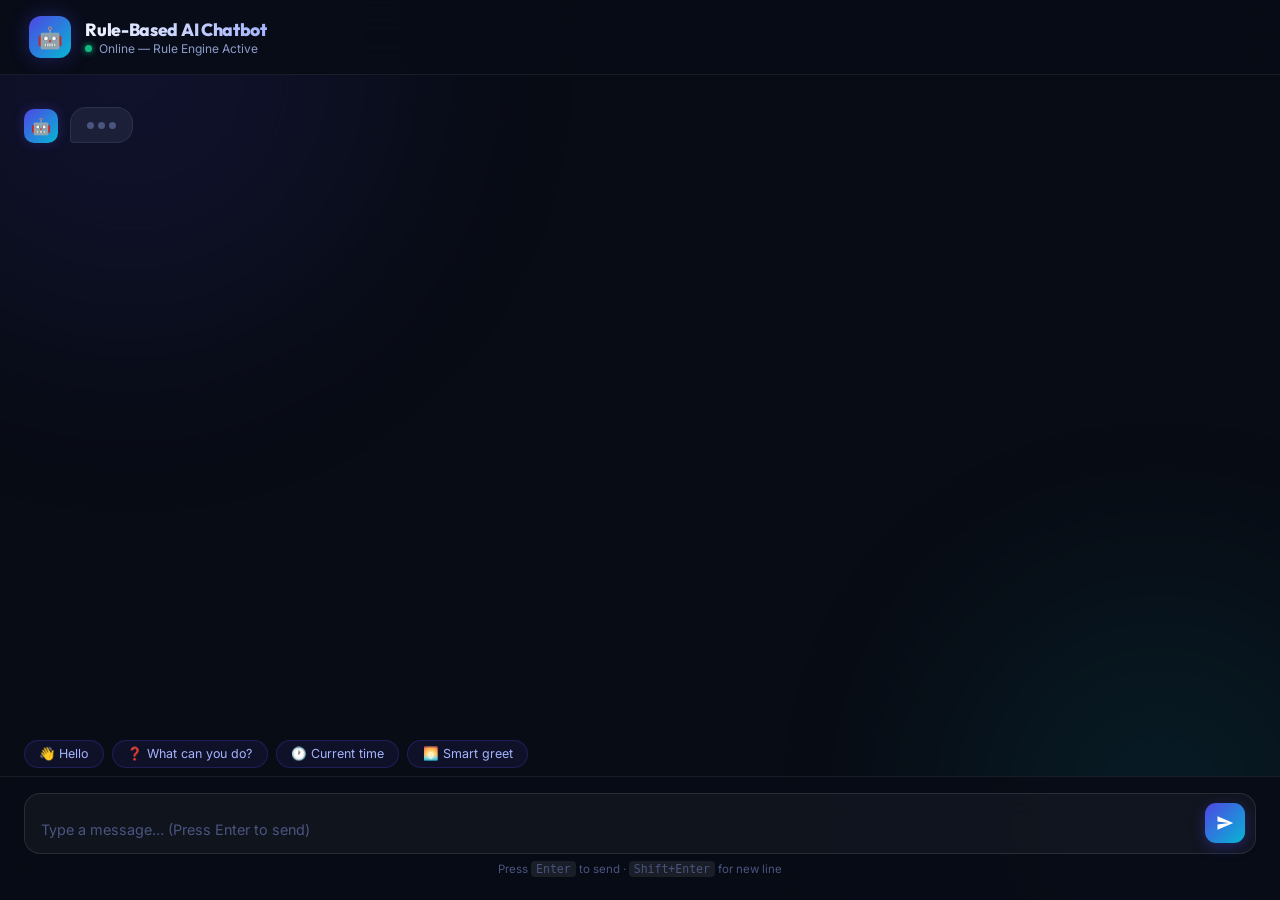
<file: rule_based_chatbot/front.html>
<!DOCTYPE html>
<html lang="en">
<head>
  <meta charset="UTF-8" />
  <meta name="viewport" content="width=device-width, initial-scale=1.0" />
  <title>AI Chatbot — Rule-Based Assistant</title>
  <meta name="description" content="An interactive rule-based AI chatbot that responds to greetings, questions, and keywords — no server needed." />
  <link rel="preconnect" href="https://fonts.googleapis.com" />
  <link rel="preconnect" href="https://fonts.gstatic.com" crossorigin />
  <link href="https://fonts.googleapis.com/css2?family=Inter:wght@300;400;500;600&family=Outfit:wght@600;700;800&display=swap" rel="stylesheet" />
  <style>
    *, *::before, *::after { box-sizing: border-box; margin: 0; padding: 0; }

    :root {
      --bg: #080c14;
      --surface: rgba(16, 20, 38, 0.7);
      --surface-border: rgba(255,255,255,0.07);
      --bubble-user-bg: linear-gradient(135deg, #4f46e5 0%, #06b6d4 100%);
      --bubble-bot-bg: rgba(30, 35, 60, 0.8);
      --bubble-bot-border: rgba(255,255,255,0.08);
      --text-primary: #f0f4ff;
      --text-secondary: #8b9cc8;
      --text-muted: #4a5580;
      --accent: #06b6d4;
      --accent2: #8b5cf6;
      --input-bg: rgba(255,255,255,0.04);
      --input-border: rgba(255,255,255,0.1);
      --send-btn: linear-gradient(135deg, #4f46e5 0%, #06b6d4 100%);
      --font-ui: 'Outfit', sans-serif;
      --font-body: 'Inter', sans-serif;
    }

    body {
      background: var(--bg);
      color: var(--text-primary);
      font-family: var(--font-body);
      height: 100vh;
      display: flex;
      flex-direction: column;
      overflow: hidden;
      position: relative;
    }

    .glow-orb {
      position: fixed;
      border-radius: 50%;
      filter: blur(120px);
      pointer-events: none;
      z-index: 0;
      animation: drift 18s infinite alternate ease-in-out;
    }
    .glow-orb-1 { width: 500px; height: 500px; background: #4f46e5; opacity: 0.12; top: -180px; left: -120px; }
    .glow-orb-2 { width: 400px; height: 400px; background: #06b6d4; opacity: 0.10; bottom: -100px; right: -80px; animation-delay: -9s; }

    @keyframes drift {
      0%   { transform: translate(0, 0); }
      100% { transform: translate(40px, 60px); }
    }

    header {
      position: relative;
      z-index: 10;
      display: flex;
      align-items: center;
      justify-content: space-between;
      padding: 1rem 1.8rem;
      background: rgba(8, 12, 22, 0.85);
      border-bottom: 1px solid var(--surface-border);
      backdrop-filter: blur(20px);
      flex-shrink: 0;
    }

    .header-brand {
      display: flex;
      align-items: center;
      gap: 0.9rem;
    }

    .header-avatar {
      width: 42px;
      height: 42px;
      border-radius: 12px;
      background: linear-gradient(135deg, #4f46e5, #06b6d4);
      display: flex;
      align-items: center;
      justify-content: center;
      font-size: 1.3rem;
      box-shadow: 0 0 20px rgba(79,70,229,0.35);
      animation: pulse-avatar 3s infinite ease-in-out;
    }

    @keyframes pulse-avatar {
      0%, 100% { box-shadow: 0 0 20px rgba(79,70,229,0.35); }
      50%       { box-shadow: 0 0 30px rgba(6,182,212,0.5); }
    }

    .header-info h1 {
      font-family: var(--font-ui);
      font-size: 1.1rem;
      font-weight: 800;
      letter-spacing: -0.3px;
      background: linear-gradient(90deg, #f0f4ff 0%, #a5b4fc 100%);
      -webkit-background-clip: text;
      -webkit-text-fill-color: transparent;
    }

    .header-info .status {
      display: flex;
      align-items: center;
      gap: 0.4rem;
      font-size: 0.75rem;
      color: var(--text-secondary);
    }

    .status-dot {
      width: 7px;
      height: 7px;
      border-radius: 50%;
      background: #10b981;
      box-shadow: 0 0 6px #10b981;
      animation: blink 2s infinite;
    }

    @keyframes blink {
      0%, 100% { opacity: 1; }
      50%       { opacity: 0.4; }
    }

    .header-badge {
      font-family: var(--font-ui);
      font-size: 0.75rem;
      font-weight: 700;
      color: var(--accent);
      background: rgba(6,182,212,0.1);
      border: 1px solid rgba(6,182,212,0.25);
      padding: 0.3rem 0.8rem;
      border-radius: 999px;
      letter-spacing: 0.3px;
    }

    .chat-window {
      flex: 1;
      overflow-y: auto;
      padding: 2rem 1.5rem;
      display: flex;
      flex-direction: column;
      gap: 1.1rem;
      position: relative;
      z-index: 1;
      scroll-behavior: smooth;
    }

    .chat-window::-webkit-scrollbar { width: 4px; }
    .chat-window::-webkit-scrollbar-track { background: transparent; }
    .chat-window::-webkit-scrollbar-thumb { background: rgba(255,255,255,0.1); border-radius: 4px; }

    .message-row {
      display: flex;
      gap: 0.75rem;
      animation: msgIn 0.3s cubic-bezier(0.34,1.56,0.64,1) both;
      max-width: 780px;
    }

    .message-row.user { align-self: flex-end; flex-direction: row-reverse; }
    .message-row.bot  { align-self: flex-start; }

    @keyframes msgIn {
      from { opacity: 0; transform: translateY(12px) scale(0.97); }
      to   { opacity: 1; transform: translateY(0) scale(1); }
    }

    .msg-avatar {
      width: 34px;
      height: 34px;
      border-radius: 10px;
      flex-shrink: 0;
      display: flex;
      align-items: center;
      justify-content: center;
      font-size: 1rem;
      margin-top: 2px;
    }

    .bot .msg-avatar {
      background: linear-gradient(135deg, #4f46e5, #06b6d4);
      box-shadow: 0 0 12px rgba(79,70,229,0.3);
    }

    .user .msg-avatar {
      background: rgba(255,255,255,0.08);
      border: 1px solid rgba(255,255,255,0.1);
    }

    .bubble {
      padding: 0.75rem 1.1rem;
      border-radius: 16px;
      font-size: 0.9rem;
      line-height: 1.55;
      max-width: 520px;
      word-break: break-word;
    }

    .bot .bubble {
      background: var(--bubble-bot-bg);
      border: 1px solid var(--bubble-bot-border);
      border-bottom-left-radius: 4px;
      color: var(--text-primary);
    }

    .user .bubble {
      background: var(--bubble-user-bg);
      border-bottom-right-radius: 4px;
      color: #ffffff;
      box-shadow: 0 4px 16px rgba(79,70,229,0.3);
    }

    .bubble-time {
      font-size: 0.68rem;
      color: var(--text-muted);
      margin-top: 0.3rem;
      text-align: right;
    }

    .user .bubble-time { text-align: left; }

    .typing-indicator {
      display: flex;
      align-items: center;
      gap: 4px;
      padding: 0.75rem 1rem;
    }

    .typing-dot {
      width: 7px;
      height: 7px;
      border-radius: 50%;
      background: var(--text-muted);
      animation: bounce 1.2s infinite ease-in-out;
    }

    .typing-dot:nth-child(2) { animation-delay: 0.2s; }
    .typing-dot:nth-child(3) { animation-delay: 0.4s; }

    @keyframes bounce {
      0%, 80%, 100% { transform: translateY(0); background: var(--text-muted); }
      40%            { transform: translateY(-6px); background: var(--accent); }
    }

    .quick-replies {
      display: flex;
      flex-wrap: wrap;
      gap: 0.5rem;
      padding: 0 1.5rem 0.5rem;
      position: relative;
      z-index: 1;
    }

    .quick-reply-btn {
      background: rgba(79,70,229,0.1);
      border: 1px solid rgba(79,70,229,0.25);
      color: #a5b4fc;
      font-family: var(--font-body);
      font-size: 0.78rem;
      padding: 0.35rem 0.9rem;
      border-radius: 999px;
      cursor: pointer;
      transition: all 0.2s ease;
    }

    .quick-reply-btn:hover {
      background: rgba(79,70,229,0.22);
      border-color: rgba(79,70,229,0.5);
      color: #fff;
      transform: translateY(-1px);
    }

    .input-area {
      position: relative;
      z-index: 10;
      padding: 1rem 1.5rem 1.5rem;
      background: rgba(8, 12, 22, 0.9);
      border-top: 1px solid var(--surface-border);
      backdrop-filter: blur(20px);
      flex-shrink: 0;
    }

    .input-row {
      display: flex;
      gap: 0.7rem;
      align-items: flex-end;
      background: var(--input-bg);
      border: 1px solid var(--input-border);
      border-radius: 16px;
      padding: 0.6rem 0.6rem 0.6rem 1rem;
      transition: border-color 0.2s ease, box-shadow 0.2s ease;
    }

    .input-row:focus-within {
      border-color: rgba(79,70,229,0.5);
      box-shadow: 0 0 0 3px rgba(79,70,229,0.1);
    }

    #user-input {
      flex: 1;
      background: transparent;
      border: none;
      outline: none;
      color: var(--text-primary);
      font-family: var(--font-body);
      font-size: 0.9rem;
      resize: none;
      max-height: 120px;
      line-height: 1.5;
      padding: 0.2rem 0;
    }

    #user-input::placeholder { color: var(--text-muted); }

    #send-btn {
      width: 40px;
      height: 40px;
      border-radius: 11px;
      background: var(--send-btn);
      border: none;
      cursor: pointer;
      display: flex;
      align-items: center;
      justify-content: center;
      flex-shrink: 0;
      transition: all 0.2s ease;
      box-shadow: 0 4px 14px rgba(79,70,229,0.35);
    }

    #send-btn:hover {
      transform: scale(1.07);
      box-shadow: 0 6px 20px rgba(79,70,229,0.5);
    }

    #send-btn svg { width: 18px; height: 18px; fill: #fff; }

    .hint {
      font-size: 0.72rem;
      color: var(--text-muted);
      margin-top: 0.5rem;
      text-align: center;
    }

    @media (max-width: 600px) {
      .header-badge { display: none; }
      .bubble { max-width: 85vw; }
    }
  </style>
</head>
<body>

  <div class="glow-orb glow-orb-1"></div>
  <div class="glow-orb glow-orb-2"></div>

  <header>
    <div class="header-brand">
      <div class="header-avatar">🤖</div>
      <div class="header-info">
        <h1>Rule-Based AI Chatbot</h1>
        <div class="status">
          <span class="status-dot"></span>
          Online — Rule Engine Active
        </div>
      </div>
    </div>
  </header>

  <div class="chat-window" id="chat-window"></div>

  <div class="quick-replies" id="quick-replies">
    <button class="quick-reply-btn" data-msg="Hello">👋 Hello</button>
    <button class="quick-reply-btn" data-msg="What can you do?">❓ What can you do?</button>
    <button class="quick-reply-btn" data-msg="What time is it?">🕐 Current time</button>
    <button class="quick-reply-btn" data-msg="greet">🌅 Smart greet</button>
  </div>

  <div class="input-area">
    <div class="input-row">
      <textarea
        id="user-input"
        placeholder="Type a message… (Press Enter to send)"
        rows="1"
        aria-label="Chat input"
      ></textarea>
      <button id="send-btn" aria-label="Send message">
        <svg viewBox="0 0 24 24" xmlns="http://www.w3.org/2000/svg">
          <path d="M2.01 21L23 12 2.01 3 2 10l15 2-15 2z"/>
        </svg>
      </button>
    </div>
    <p class="hint">Press <kbd style="background:rgba(255,255,255,0.08);padding:1px 5px;border-radius:4px;font-size:0.72rem;">Enter</kbd> to send · <kbd style="background:rgba(255,255,255,0.08);padding:1px 5px;border-radius:4px;font-size:0.72rem;">Shift+Enter</kbd> for new line</p>
  </div>

  <script>
    const FALLBACK = "I do not understand.";

    const GREETING = "Hello! 👋 How can I help you today?";
    const HELP =
      "I can respond to greetings, help, time/date, and a time-based greet. " +
      "Try: hello, help, time, date, greet.";

    function timeBasedGreeting() {
      const hour = new Date().getHours();
      if (hour >= 5 && hour < 12)
        return "Good morning! ☀️ How can I help you today?";
      if (hour >= 12 && hour < 18)
        return "Good afternoon! 🌤️ How can I help you today?";
      return "Good evening! 🌙 How can I help you today?";
    }

    const INTENT_MAP = {
      hello: GREETING,
      hi: GREETING,
      hey: GREETING,
      greetings: GREETING,
      help: HELP,
      "what can you do?": HELP,
      "what can you do": HELP,
      time: () =>
        `The current time is <strong>${new Date().toLocaleTimeString([], { hour: "2-digit", minute: "2-digit" })}</strong>. ⏰`,
      "what time is it?": () =>
        `The current time is <strong>${new Date().toLocaleTimeString([], { hour: "2-digit", minute: "2-digit" })}</strong>. ⏰`,
      "what time is it": () =>
        `The current time is <strong>${new Date().toLocaleTimeString([], { hour: "2-digit", minute: "2-digit" })}</strong>. ⏰`,
      date: () =>
        `Today's date is <strong>${new Date().toLocaleDateString("en-GB")}</strong>. 📅`,
      "what is the date?": () =>
        `Today's date is <strong>${new Date().toLocaleDateString("en-GB")}</strong>. 📅`,
      "what is the date": () =>
        `Today's date is <strong>${new Date().toLocaleDateString("en-GB")}</strong>. 📅`,
      greet: timeBasedGreeting,
      "smart greeting": timeBasedGreeting,
      "time greeting": timeBasedGreeting,
    };

    function sanitizeInput(raw) {
      return raw.toLowerCase().trim();
    }

    function getResponse(input) {
      const clean = sanitizeInput(input);
      const response = Object.prototype.hasOwnProperty.call(INTENT_MAP, clean)
        ? INTENT_MAP[clean]
        : FALLBACK;
      return typeof response === "function" ? response() : response;
    }

    function getTime() {
      return new Date().toLocaleTimeString([], { hour: '2-digit', minute: '2-digit' });
    }

    function appendMessage(content, role) {
      const chatWindow = document.getElementById('chat-window');
      const row = document.createElement('div');
      row.className = `message-row ${role}`;

      const avatar = document.createElement('div');
      avatar.className = 'msg-avatar';
      avatar.textContent = role === 'bot' ? '🤖' : '🧑';

      const wrapper = document.createElement('div');

      const bubble = document.createElement('div');
      bubble.className = 'bubble';
      bubble.innerHTML = content;

      const time = document.createElement('div');
      time.className = 'bubble-time';
      time.textContent = getTime();

      wrapper.appendChild(bubble);
      wrapper.appendChild(time);
      row.appendChild(avatar);
      row.appendChild(wrapper);
      chatWindow.appendChild(row);
      chatWindow.scrollTop = chatWindow.scrollHeight;
      return row;
    }

    function showTyping() {
      const chatWindow = document.getElementById('chat-window');
      const row = document.createElement('div');
      row.className = 'message-row bot';
      row.id = 'typing-indicator';

      const avatar = document.createElement('div');
      avatar.className = 'msg-avatar';
      avatar.textContent = '🤖';

      const indicator = document.createElement('div');
      indicator.className = 'bubble typing-indicator';
      indicator.innerHTML = `
        <div class="typing-dot"></div>
        <div class="typing-dot"></div>
        <div class="typing-dot"></div>
      `;

      row.appendChild(avatar);
      row.appendChild(indicator);
      chatWindow.appendChild(row);
      chatWindow.scrollTop = chatWindow.scrollHeight;
    }

    function removeTyping() {
      const el = document.getElementById('typing-indicator');
      if (el) el.remove();
    }

    function sendMessage(text) {
      const userText = text || document.getElementById('user-input').value.trim();
      if (!userText) return;

      document.getElementById('user-input').value = '';
      document.getElementById('user-input').style.height = 'auto';

      appendMessage(userText, 'user');
      showTyping();

      setTimeout(() => {
        removeTyping();
        const response = getResponse(userText);
        appendMessage(response, 'bot');
      }, 600 + Math.random() * 400);
    }

    document.getElementById('send-btn').addEventListener('click', () => sendMessage());

    document.getElementById('user-input').addEventListener('keydown', (e) => {
      if (e.key === 'Enter' && !e.shiftKey) {
        e.preventDefault();
        sendMessage();
      }
    });

    document.getElementById('user-input').addEventListener('input', function () {
      this.style.height = 'auto';
      this.style.height = Math.min(this.scrollHeight, 120) + 'px';
    });

    document.querySelectorAll('.quick-reply-btn').forEach(btn => {
      btn.addEventListener('click', () => sendMessage(btn.dataset.msg));
    });

    window.addEventListener('DOMContentLoaded', () => {
      setTimeout(() => {
        showTyping();
        setTimeout(() => {
          removeTyping();
          appendMessage(
            "Hello! 👋 I'm <strong>BotAI</strong>, your rule-based AI assistant. Try <strong>hello</strong>, <strong>greet</strong> (morning/afternoon/evening by clock), or ask for the <strong>time</strong>.",
            'bot'
          );
        }, 900);
      }, 400);
    });
  </script>
</body>
</html>
</file>
<file: AI Recommendation Logic/styles.css>
:root {
  --bg-color: #f8fafc;
  --panel-bg: rgba(255, 255, 255, 0.75);
  --panel-border: rgba(15, 23, 42, 0.08);
  --card-bg: rgba(255, 255, 255, 0.6);
  --card-hover-bg: rgba(255, 255, 255, 0.95);

  --text-primary: #0f172a;
  --text-secondary: #475569;
  --text-muted: #64748b;

  --accent-blue: #2563eb;
  --accent-purple: #4f46e5;
  --accent-teal: #0d9488;
  --accent-green: #10b981;
  --accent-red: #ef4444;
  --accent-glow: linear-gradient(135deg, #06b6d4 0%, #3b82f6 100%);

  --glass-shadow: 0 8px 32px 0 rgba(15, 23, 42, 0.04);
  --transition-smooth: all 0.3s cubic-bezier(0.4, 0, 0.2, 1);
  --font-display: 'Outfit', -apple-system, BlinkMacSystemFont, "Segoe UI", Roboto, sans-serif;
  --font-body: 'Inter', -apple-system, BlinkMacSystemFont, "Segoe UI", Roboto, sans-serif;

  --glow-opacity: 0.12;
  --header-title-gradient: linear-gradient(135deg, #0f172a 30%, #4f46e5 100%);
  --badge-bg: linear-gradient(90deg, rgba(6, 182, 212, 0.08) 0%, rgba(79, 70, 229, 0.08) 100%);
  --badge-border: rgba(79, 70, 229, 0.2);
  --badge-color: #4f46e5;
  --badge-shadow: 0 4px 12px rgba(79, 70, 229, 0.05);

  --tabs-bg: rgba(15, 23, 42, 0.04);
  --tab-btn-hover: rgba(0, 0, 0, 0.02);
  --tab-active-bg: #ffffff;
  --tab-active-border: rgba(0, 0, 0, 0.05);
  --tab-active-color: #0f172a;

  --tag-bg: rgba(0, 0, 0, 0.03);
  --tag-border: rgba(0, 0, 0, 0.06);
  --tag-hover: rgba(0, 0, 0, 0.06);
  --tag-active-bg: linear-gradient(135deg, rgba(6, 182, 212, 0.12) 0%, rgba(79, 70, 229, 0.12) 100%);
  --tag-active-border: rgba(79, 70, 229, 0.3);
  --tag-active-color: #4f46e5;
  --tag-active-shadow: 0 4px 10px rgba(79, 70, 229, 0.08);

  --slider-track-bg: rgba(0, 0, 0, 0.08);
  --slider-thumb-shadow: 0 2px 6px rgba(59, 130, 246, 0.3);
  --slider-bubble-bg: rgba(0, 0, 0, 0.04);
  --select-bg: #ffffff;

  --card-shadow: 0 4px 20px rgba(15, 23, 42, 0.02);
  --card-hover-shadow: 0 15px 40px rgba(15, 23, 42, 0.08);

  --match-badge-bg: rgba(16, 185, 129, 0.08);
  --match-badge-border: rgba(16, 185, 129, 0.3);
  --match-badge-color: #059669;

  --card-tag-bg: rgba(0, 0, 0, 0.03);
  --card-tag-border: rgba(0, 0, 0, 0.03);
  --card-tag-matched-bg: rgba(79, 70, 229, 0.08);
  --card-tag-matched-border: rgba(79, 70, 229, 0.15);
  --card-tag-matched-color: #4f46e5;

  --attributes-bg: rgba(0, 0, 0, 0.02);
  --attributes-border: rgba(0, 0, 0, 0.03);
  --attr-bar-outer: rgba(0, 0, 0, 0.06);

  --explainer-toggle-color: var(--accent-purple);
  --explainer-toggle-hover: #4338ca;
  --explainer-body-bg: rgba(0, 0, 0, 0.03);
  --explainer-body-border: rgba(0, 0, 0, 0.04);

  --input-bg: #ffffff;
  --input-border: rgba(0, 0, 0, 0.1);
  --input-focus-shadow: 0 0 10px rgba(37, 99, 235, 0.08);
  --submit-btn-shadow: 0 4px 15px rgba(59, 130, 246, 0.3);
}

body[data-theme="dark"] {
  --bg-color: #08090f;
  --panel-bg: rgba(18, 20, 36, 0.6);
  --panel-border: rgba(255, 255, 255, 0.08);
  --card-bg: rgba(25, 28, 48, 0.45);
  --card-hover-bg: rgba(32, 36, 64, 0.7);

  --text-primary: #f3f4f6;
  --text-secondary: #9ca3af;
  --text-muted: #6b7280;

  --accent-blue: #3b82f6;
  --accent-purple: #8b5cf6;
  --accent-teal: #06b6d4;
  --accent-green: #10b981;
  --accent-red: #ef4444;
  --accent-glow: linear-gradient(135deg, #00f2fe 0%, #4facfe 100%);

  --glass-shadow: 0 8px 32px 0 rgba(0, 0, 0, 0.37);

  --glow-opacity: 0.25;
  --header-title-gradient: linear-gradient(135deg, #ffffff 30%, #a5b4fc 100%);
  --badge-bg: linear-gradient(90deg, rgba(6, 182, 212, 0.2) 0%, rgba(139, 92, 246, 0.2) 100%);
  --badge-border: rgba(6, 182, 212, 0.4);
  --badge-color: #a5f3fc;
  --badge-shadow: 0 0 15px rgba(6, 182, 212, 0.1);

  --tabs-bg: rgba(10, 11, 20, 0.8);
  --tab-btn-hover: rgba(255, 255, 255, 0.05);
  --tab-active-bg: var(--card-bg);
  --tab-active-border: rgba(255, 255, 255, 0.1);
  --tab-active-color: #ffffff;

  --tag-bg: rgba(255, 255, 255, 0.05);
  --tag-border: rgba(255, 255, 255, 0.08);
  --tag-hover: rgba(255, 255, 255, 0.1);
  --tag-active-bg: linear-gradient(135deg, rgba(6, 182, 212, 0.2) 0%, rgba(139, 92, 246, 0.2) 100%);
  --tag-active-border: rgba(6, 182, 212, 0.6);
  --tag-active-color: #ffffff;
  --tag-active-shadow: 0 0 12px rgba(6, 182, 212, 0.2);

  --slider-track-bg: rgba(255, 255, 255, 0.1);
  --slider-thumb-shadow: 0 0 8px rgba(0, 242, 254, 0.6);
  --slider-bubble-bg: rgba(255, 255, 255, 0.05);
  --select-bg: rgba(25, 28, 48, 0.8);

  --card-shadow: none;
  --card-hover-shadow: 0 12px 30px rgba(0, 0, 0, 0.3);

  --match-badge-bg: rgba(16, 185, 129, 0.15);
  --match-badge-border: rgba(16, 185, 129, 0.4);
  --match-badge-color: #34d399;

  --card-tag-bg: rgba(255, 255, 255, 0.05);
  --card-tag-border: rgba(255, 255, 255, 0.03);
  --card-tag-matched-bg: rgba(6, 182, 212, 0.1);
  --card-tag-matched-border: rgba(6, 182, 212, 0.2);
  --card-tag-matched-color: #a5f3fc;

  --attributes-bg: rgba(0, 0, 0, 0.15);
  --attributes-border: rgba(255, 255, 255, 0.03);
  --attr-bar-outer: rgba(255, 255, 255, 0.08);

  --explainer-toggle-color: var(--accent-teal);
  --explainer-toggle-hover: #22d3ee;
  --explainer-body-bg: rgba(10, 11, 20, 0.5);
  --explainer-body-border: rgba(255, 255, 255, 0.06);

  --input-bg: rgba(10, 11, 20, 0.7);
  --input-border: rgba(255, 255, 255, 0.08);
  --input-focus-shadow: 0 0 10px rgba(6, 182, 212, 0.15);
  --submit-btn-shadow: 0 4px 15px rgba(6, 182, 212, 0.4);
}

* {
  box-sizing: border-box;
  margin: 0;
  padding: 0;
}

body {
  background-color: var(--bg-color);
  color: var(--text-primary);
  font-family: var(--font-body);
  line-height: 1.5;
  overflow-x: hidden;
  position: relative;
  min-height: 100vh;
  transition: background-color 0.4s ease, color 0.4s ease;
}

.glow {
  position: absolute;
  border-radius: 50%;
  filter: blur(140px);
  z-index: -1;
  opacity: var(--glow-opacity);
  pointer-events: none;
  animation: float 20s infinite alternate ease-in-out;
  transition: opacity 0.4s ease;
}

.glow-1 {
  width: 450px;
  height: 450px;
  background: var(--accent-purple);
  top: -100px;
  left: -100px;
}

.glow-2 {
  width: 550px;
  height: 550px;
  background: var(--accent-teal);
  bottom: -150px;
  right: -100px;
  animation-delay: -10s;
}

@keyframes float {
  0% { transform: translate(0, 0) scale(1); }
  100% { transform: translate(50px, 80px) scale(1.15); }
}

.app-container {
  max-width: 1400px;
  margin: 0 auto;
  padding: 2rem;
  display: flex;
  flex-direction: column;
  gap: 2rem;
}

.app-header {
  display: flex;
  justify-content: space-between;
  align-items: center;
  padding: 1.5rem 2rem;
  background: var(--panel-bg);
  border: 1px solid var(--panel-border);
  border-radius: 20px;
  backdrop-filter: blur(16px);
  -webkit-backdrop-filter: blur(16px);
  box-shadow: var(--glass-shadow);
  transition: background-color 0.4s ease, border-color 0.4s ease;
}

.header-logo {
  display: flex;
  align-items: center;
  gap: 1.2rem;
}

.logo-icon {
  font-size: 2.5rem;
  filter: drop-shadow(0 0 10px rgba(79, 70, 229, 0.2));
}

.header-logo h1 {
  font-family: var(--font-display);
  font-size: 1.8rem;
  font-weight: 800;
  background: var(--header-title-gradient);
  -webkit-background-clip: text;
  -webkit-text-fill-color: transparent;
  letter-spacing: -0.5px;
}

.subtitle {
  color: var(--text-secondary);
  font-size: 0.9rem;
}

.header-controls {
  display: flex;
  align-items: center;
  gap: 1rem;
}

.theme-toggle-btn {
  background: var(--tag-bg);
  border: 1px solid var(--panel-border);
  border-radius: 12px;
  padding: 0.6rem 1.2rem;
  color: var(--text-primary);
  font-family: var(--font-display);
  font-weight: 600;
  font-size: 0.85rem;
  cursor: pointer;
  display: flex;
  align-items: center;
  gap: 0.5rem;
  transition: var(--transition-smooth);
}

.theme-toggle-btn:hover {
  background: var(--tag-hover);
  transform: translateY(-1px);
}

body:not([data-theme="dark"]) .theme-toggle-btn .toggle-moon { display: none; }
body:not([data-theme="dark"]) .theme-toggle-btn .toggle-sun { display: inline-block; }
body[data-theme="dark"] .theme-toggle-btn .toggle-sun { display: none; }
body[data-theme="dark"] .theme-toggle-btn .toggle-moon { display: inline-block; }

.header-badge {
  background: var(--badge-bg);
  border: 1px solid var(--badge-border);
  color: var(--badge-color);
  padding: 0.5rem 1rem;
  border-radius: 9999px;
  font-family: var(--font-display);
  font-size: 0.85rem;
  font-weight: 600;
  letter-spacing: 0.5px;
  box-shadow: var(--badge-shadow);
  transition: var(--transition-smooth);
}

.tabs-container {
  display: flex;
  gap: 0.8rem;
  background: var(--tabs-bg);
  padding: 0.5rem;
  border-radius: 15px;
  border: 1px solid var(--panel-border);
  overflow-x: auto;
  transition: background-color 0.4s ease, border-color 0.4s ease;
}

.tab-btn {
  font-family: var(--font-display);
  font-weight: 600;
  color: var(--text-secondary);
  background: transparent;
  border: none;
  padding: 0.8rem 1.6rem;
  border-radius: 10px;
  cursor: pointer;
  white-space: nowrap;
  transition: var(--transition-smooth);
}

.tab-btn:hover {
  color: var(--text-primary);
  background: var(--tab-btn-hover);
}

.tab-btn.active {
  color: var(--tab-active-color);
  background: var(--tab-active-bg);
  border: 1px solid var(--tab-active-border);
  box-shadow: var(--glass-shadow);
}

.main-layout {
  display: grid;
  grid-template-columns: 380px 1fr;
  gap: 2rem;
  align-items: start;
}

@media (max-width: 1024px) {
  .main-layout { grid-template-columns: 1fr; }
}

.control-panel {
  display: flex;
  flex-direction: column;
  gap: 1.5rem;
}

.panel-section {
  background: var(--panel-bg);
  border: 1px solid var(--panel-border);
  border-radius: 20px;
  padding: 1.8rem;
  backdrop-filter: blur(16px);
  -webkit-backdrop-filter: blur(16px);
  box-shadow: var(--glass-shadow);
  transition: background-color 0.4s ease, border-color 0.4s ease, box-shadow 0.4s ease;
}

.panel-section h2 {
  font-family: var(--font-display);
  font-size: 1.25rem;
  font-weight: 700;
  margin-bottom: 0.5rem;
  display: flex;
  align-items: center;
  gap: 0.5rem;
  color: var(--text-primary);
}

.section-desc {
  font-size: 0.85rem;
  color: var(--text-secondary);
  margin-bottom: 1.5rem;
}

.tags-grid {
  display: flex;
  flex-wrap: wrap;
  gap: 0.6rem;
}

.interest-tag {
  background: var(--tag-bg);
  border: 1px solid var(--tag-border);
  color: var(--text-secondary);
  padding: 0.5rem 1rem;
  border-radius: 9999px;
  cursor: pointer;
  font-size: 0.85rem;
  font-weight: 500;
  transition: var(--transition-smooth);
  user-select: none;
}

.interest-tag:hover {
  background: var(--tag-hover);
  color: var(--text-primary);
  transform: translateY(-1px);
}

.interest-tag.active {
  background: var(--tag-active-bg);
  border-color: var(--tag-active-border);
  color: var(--tag-active-color);
  box-shadow: var(--tag-active-shadow);
}

.sliders-list {
  display: flex;
  flex-direction: column;
  gap: 1.2rem;
}

.slider-group {
  display: flex;
  flex-direction: column;
  gap: 0.5rem;
}

.slider-header {
  display: flex;
  justify-content: space-between;
  align-items: center;
  font-size: 0.85rem;
}

.slider-name {
  font-weight: 500;
  color: var(--text-primary);
}

.slider-val-bubble {
  background: var(--slider-bubble-bg);
  padding: 0.2rem 0.5rem;
  border-radius: 6px;
  color: var(--accent-teal);
  font-family: var(--font-display);
  font-weight: 600;
  font-size: 0.75rem;
  transition: background-color 0.4s ease;
}

.custom-slider {
  -webkit-appearance: none;
  appearance: none;
  width: 100%;
  height: 6px;
  background: var(--slider-track-bg);
  border-radius: 9999px;
  outline: none;
  transition: var(--transition-smooth);
}

.custom-slider::-webkit-slider-thumb {
  -webkit-appearance: none;
  appearance: none;
  width: 16px;
  height: 16px;
  border-radius: 50%;
  background: linear-gradient(135deg, #06b6d4 0%, #3b82f6 100%);
  cursor: pointer;
  box-shadow: var(--slider-thumb-shadow);
  transition: transform 0.1s ease-in-out;
}

.custom-slider::-webkit-slider-thumb:hover { transform: scale(1.2); }

.custom-slider::-moz-range-thumb {
  width: 16px;
  height: 16px;
  border: none;
  border-radius: 50%;
  background: linear-gradient(135deg, #06b6d4 0%, #3b82f6 100%);
  cursor: pointer;
  box-shadow: var(--slider-thumb-shadow);
  transition: transform 0.1s ease-in-out;
}

.custom-slider::-moz-range-thumb:hover { transform: scale(1.2); }

.weight-control { margin-bottom: 1rem; }

.weight-label {
  display: flex;
  justify-content: space-between;
  align-items: center;
  font-size: 0.85rem;
  margin-bottom: 0.4rem;
  color: var(--text-secondary);
}

.weight-label span:last-child {
  font-family: var(--font-display);
  font-weight: 700;
  color: var(--accent-purple);
}

.results-panel {
  display: flex;
  flex-direction: column;
  gap: 1.5rem;
}

.results-header {
  display: flex;
  justify-content: space-between;
  align-items: center;
  flex-wrap: wrap;
  gap: 1rem;
  background: var(--panel-bg);
  border: 1px solid var(--panel-border);
  padding: 1.5rem 1.8rem;
  border-radius: 20px;
  backdrop-filter: blur(16px);
  transition: background-color 0.4s ease, border-color 0.4s ease;
}

.results-header h2 {
  font-family: var(--font-display);
  font-size: 1.4rem;
  font-weight: 800;
  letter-spacing: -0.3px;
  color: var(--text-primary);
}

.results-header .section-desc { margin-bottom: 0; }

.sort-select-wrapper {
  display: flex;
  align-items: center;
  gap: 0.6rem;
  font-size: 0.85rem;
  color: var(--text-secondary);
}

.custom-select {
  background: var(--select-bg);
  border: 1px solid var(--panel-border);
  color: var(--text-primary);
  padding: 0.5rem 1rem;
  border-radius: 10px;
  outline: none;
  font-family: var(--font-display);
  cursor: pointer;
  transition: var(--transition-smooth);
}

.custom-select:focus {
  border-color: var(--accent-teal);
  box-shadow: 0 0 10px rgba(13, 148, 136, 0.15);
}

.cards-grid {
  display: grid;
  grid-template-columns: repeat(auto-fill, minmax(320px, 1fr));
  gap: 1.5rem;
  min-height: 200px;
}

.rec-card {
  background: var(--card-bg);
  border: 1px solid var(--panel-border);
  border-radius: 20px;
  padding: 1.5rem;
  display: flex;
  flex-direction: column;
  gap: 1rem;
  backdrop-filter: blur(10px);
  transition: var(--transition-smooth);
  position: relative;
  overflow: hidden;
  box-shadow: var(--card-shadow);
  animation: cardEntrance 0.5s ease-out both;
}

.rec-card:hover {
  background: var(--card-hover-bg);
  border-color: rgba(79, 70, 229, 0.2);
  transform: translateY(-4px) scale(1.01);
  box-shadow: var(--card-hover-shadow);
}

.match-badge {
  position: absolute;
  top: 1.2rem;
  right: 1.2rem;
  display: flex;
  align-items: center;
  gap: 0.3rem;
  background: var(--match-badge-bg);
  border: 1px solid var(--match-badge-border);
  color: var(--match-badge-color);
  padding: 0.3rem 0.7rem;
  border-radius: 9999px;
  font-family: var(--font-display);
  font-size: 0.8rem;
  font-weight: 700;
  transition: var(--transition-smooth);
}

.rec-card.high-match { border-color: rgba(79, 70, 229, 0.12); }

.rec-card.high-match::before {
  content: '';
  position: absolute;
  top: 0;
  left: 0;
  width: 4px;
  height: 100%;
  background: linear-gradient(to bottom, var(--accent-teal), var(--accent-purple));
}

.rec-header h3 {
  font-family: var(--font-display);
  font-size: 1.2rem;
  font-weight: 700;
  padding-right: 4.5rem;
  color: var(--text-primary);
}

.rec-desc {
  font-size: 0.85rem;
  color: var(--text-secondary);
  line-height: 1.4rem;
  flex-grow: 1;
}

.card-tags {
  display: flex;
  flex-wrap: wrap;
  gap: 0.4rem;
}

.card-tag-pill {
  background: var(--card-tag-bg);
  color: var(--text-muted);
  font-size: 0.75rem;
  padding: 0.2rem 0.6rem;
  border-radius: 5px;
  border: 1px solid var(--card-tag-border);
  transition: var(--transition-smooth);
}

.card-tag-pill.matched {
  background: var(--card-tag-matched-bg);
  color: var(--card-tag-matched-color);
  border-color: var(--card-tag-matched-border);
}

.card-attributes {
  display: grid;
  grid-template-columns: repeat(2, 1fr);
  gap: 0.6rem;
  background: var(--attributes-bg);
  padding: 0.8rem;
  border-radius: 12px;
  border: 1px solid var(--attributes-border);
  transition: var(--transition-smooth);
}

.card-attr-item {
  display: flex;
  flex-direction: column;
  gap: 0.15rem;
}

.card-attr-name {
  font-size: 0.75rem;
  color: var(--text-secondary);
}

.card-attr-bar-outer {
  height: 4px;
  background: var(--attr-bar-outer);
  border-radius: 9999px;
  overflow: hidden;
  transition: var(--transition-smooth);
}

.card-attr-bar-inner {
  height: 100%;
  background: var(--accent-blue);
  border-radius: 9999px;
  transition: width 0.8s cubic-bezier(0.4, 0, 0.2, 1);
}

.card-attr-bar-inner.aligned {
  background: linear-gradient(90deg, var(--accent-teal) 0%, var(--accent-blue) 100%);
}

.rec-explainer {
  border-top: 1px solid var(--panel-border);
  padding-top: 0.8rem;
}

.explainer-toggle {
  background: transparent;
  border: none;
  color: var(--explainer-toggle-color);
  font-size: 0.8rem;
  font-family: var(--font-display);
  font-weight: 600;
  display: flex;
  align-items: center;
  gap: 0.3rem;
  cursor: pointer;
  outline: none;
  transition: var(--transition-smooth);
}

.explainer-toggle:hover { color: var(--explainer-toggle-hover); }

.explainer-body {
  font-size: 0.8rem;
  color: var(--text-secondary);
  margin-top: 0.5rem;
  padding: 0.6rem;
  background: var(--explainer-body-bg);
  border: 1px solid var(--explainer-body-border);
  border-radius: 8px;
  line-height: 1.25rem;
  display: none;
  animation: slideDown 0.25s ease-out;
  transition: var(--transition-smooth);
}

.explainer-body.open { display: block; }

@keyframes slideDown {
  from { opacity: 0; transform: translateY(-5px); }
  to { opacity: 1; transform: translateY(0); }
}

.explainer-body ul {
  list-style: none;
  margin-top: 0.3rem;
}

.explainer-body li {
  position: relative;
  padding-left: 0.8rem;
  margin-bottom: 0.2rem;
}

.explainer-body li::before {
  content: '→';
  position: absolute;
  left: 0;
  color: var(--accent-purple);
}

.sandbox-panel { margin-top: 1.5rem; }

.sandbox-header {
  display: flex;
  justify-content: space-between;
  align-items: center;
  cursor: pointer;
  user-select: none;
}

.sandbox-header h3 {
  font-family: var(--font-display);
  font-size: 1.1rem;
  font-weight: 700;
  color: var(--text-primary);
}

.toggle-icon {
  font-size: 0.8rem;
  color: var(--text-secondary);
  transition: var(--transition-smooth);
}

.sandbox-content {
  margin-top: 1rem;
  transition: var(--transition-smooth);
}

.sandbox-content.collapsed { display: none; }

.form-group {
  margin-bottom: 1rem;
  display: flex;
  flex-direction: column;
  gap: 0.4rem;
}

.form-group label {
  font-size: 0.8rem;
  font-weight: 500;
  color: var(--text-secondary);
}

.custom-input {
  background: var(--input-bg);
  border: 1px solid var(--input-border);
  color: var(--text-primary);
  padding: 0.6rem 0.8rem;
  border-radius: 8px;
  outline: none;
  font-family: var(--font-body);
  font-size: 0.85rem;
  transition: var(--transition-smooth);
}

.custom-input:focus {
  border-color: var(--accent-blue);
  box-shadow: var(--input-focus-shadow);
}

.form-sliders-grid {
  display: grid;
  grid-template-columns: repeat(2, 1fr);
  gap: 1rem;
  margin-bottom: 1.2rem;
}

@media (max-width: 600px) {
  .form-sliders-grid { grid-template-columns: 1fr; }
}

.submit-btn {
  background: linear-gradient(135deg, #06b6d4 0%, #3b82f6 100%);
  border: none;
  color: #ffffff;
  font-family: var(--font-display);
  font-weight: 700;
  padding: 0.8rem;
  border-radius: 10px;
  cursor: pointer;
  transition: var(--transition-smooth);
  width: 100%;
}

.submit-btn:hover {
  box-shadow: var(--submit-btn-shadow);
  transform: translateY(-1px);
}

.app-footer-simple {
  margin-top: 1rem;
  padding: 1.5rem;
  border-top: 1px solid var(--panel-border);
  transition: border-color 0.4s ease;
}

.credits {
  text-align: center;
  font-size: 0.8rem;
  color: var(--text-muted);
}
</file>
